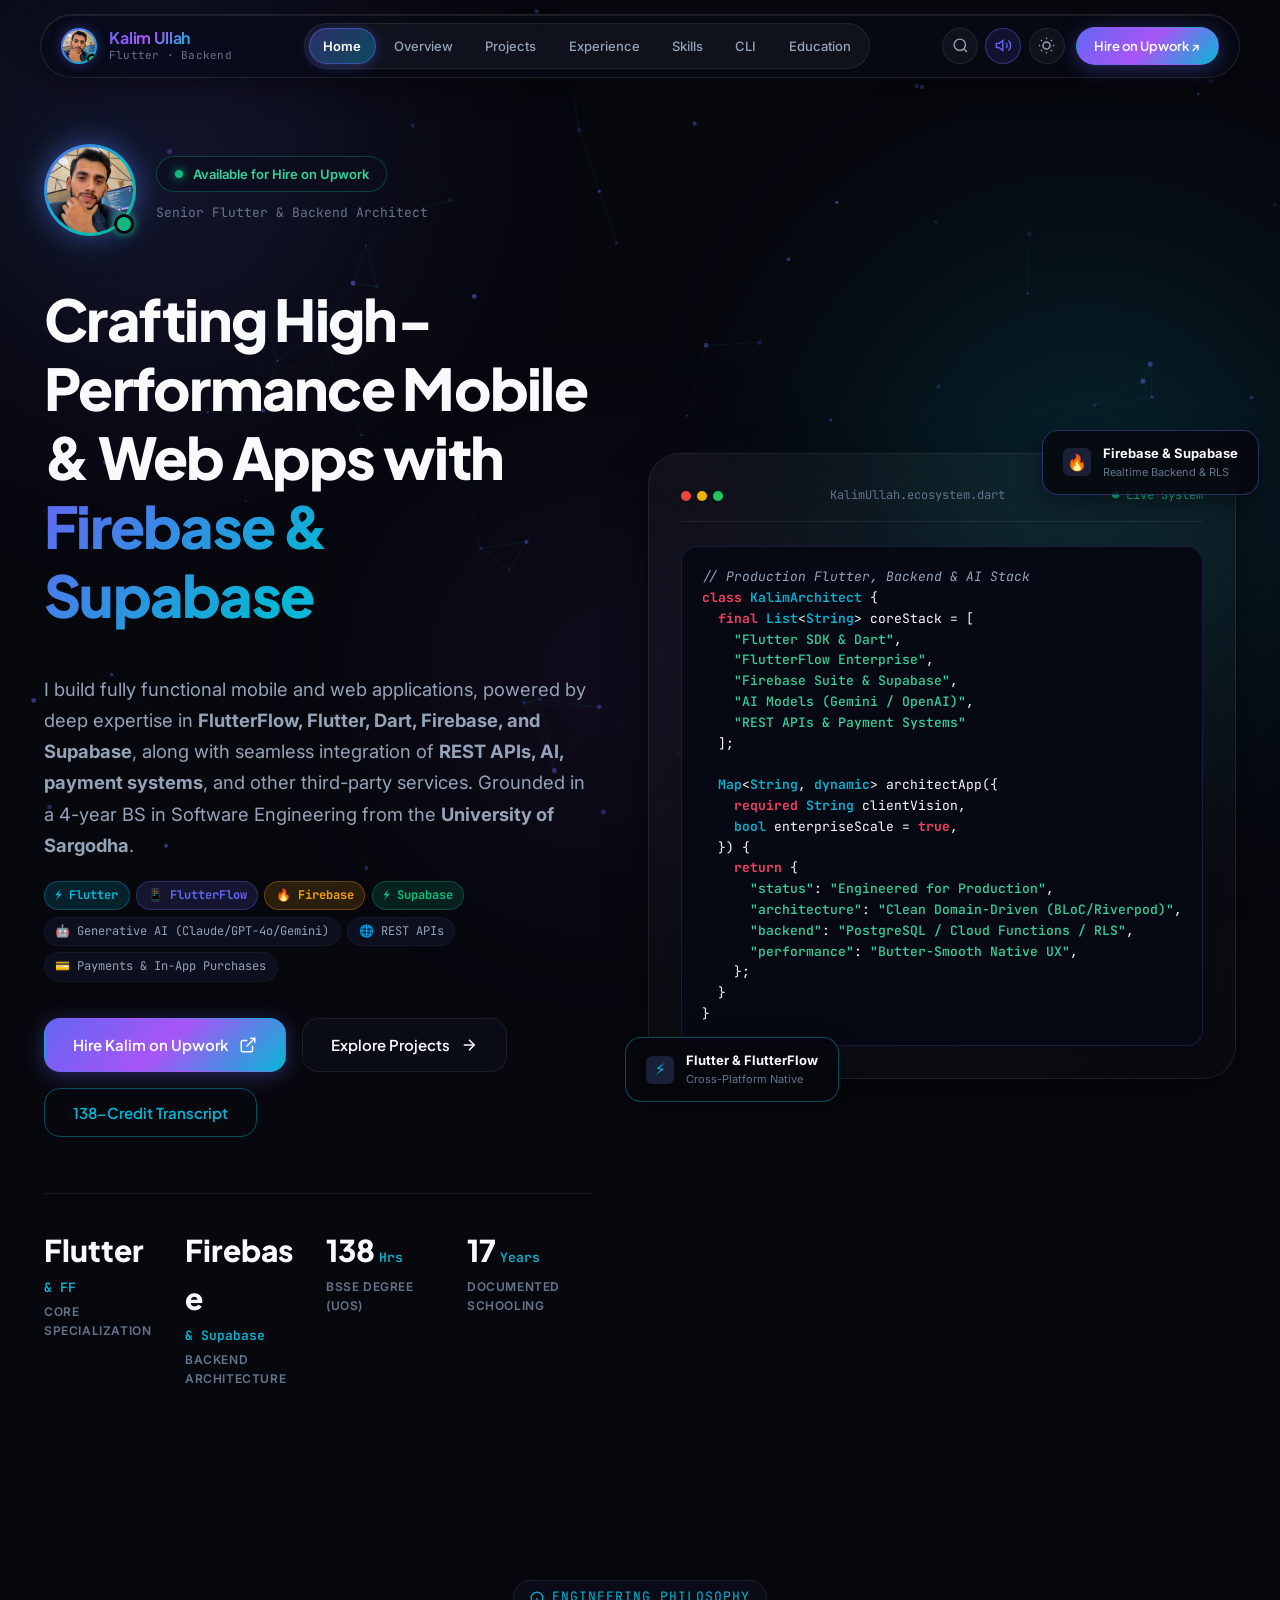
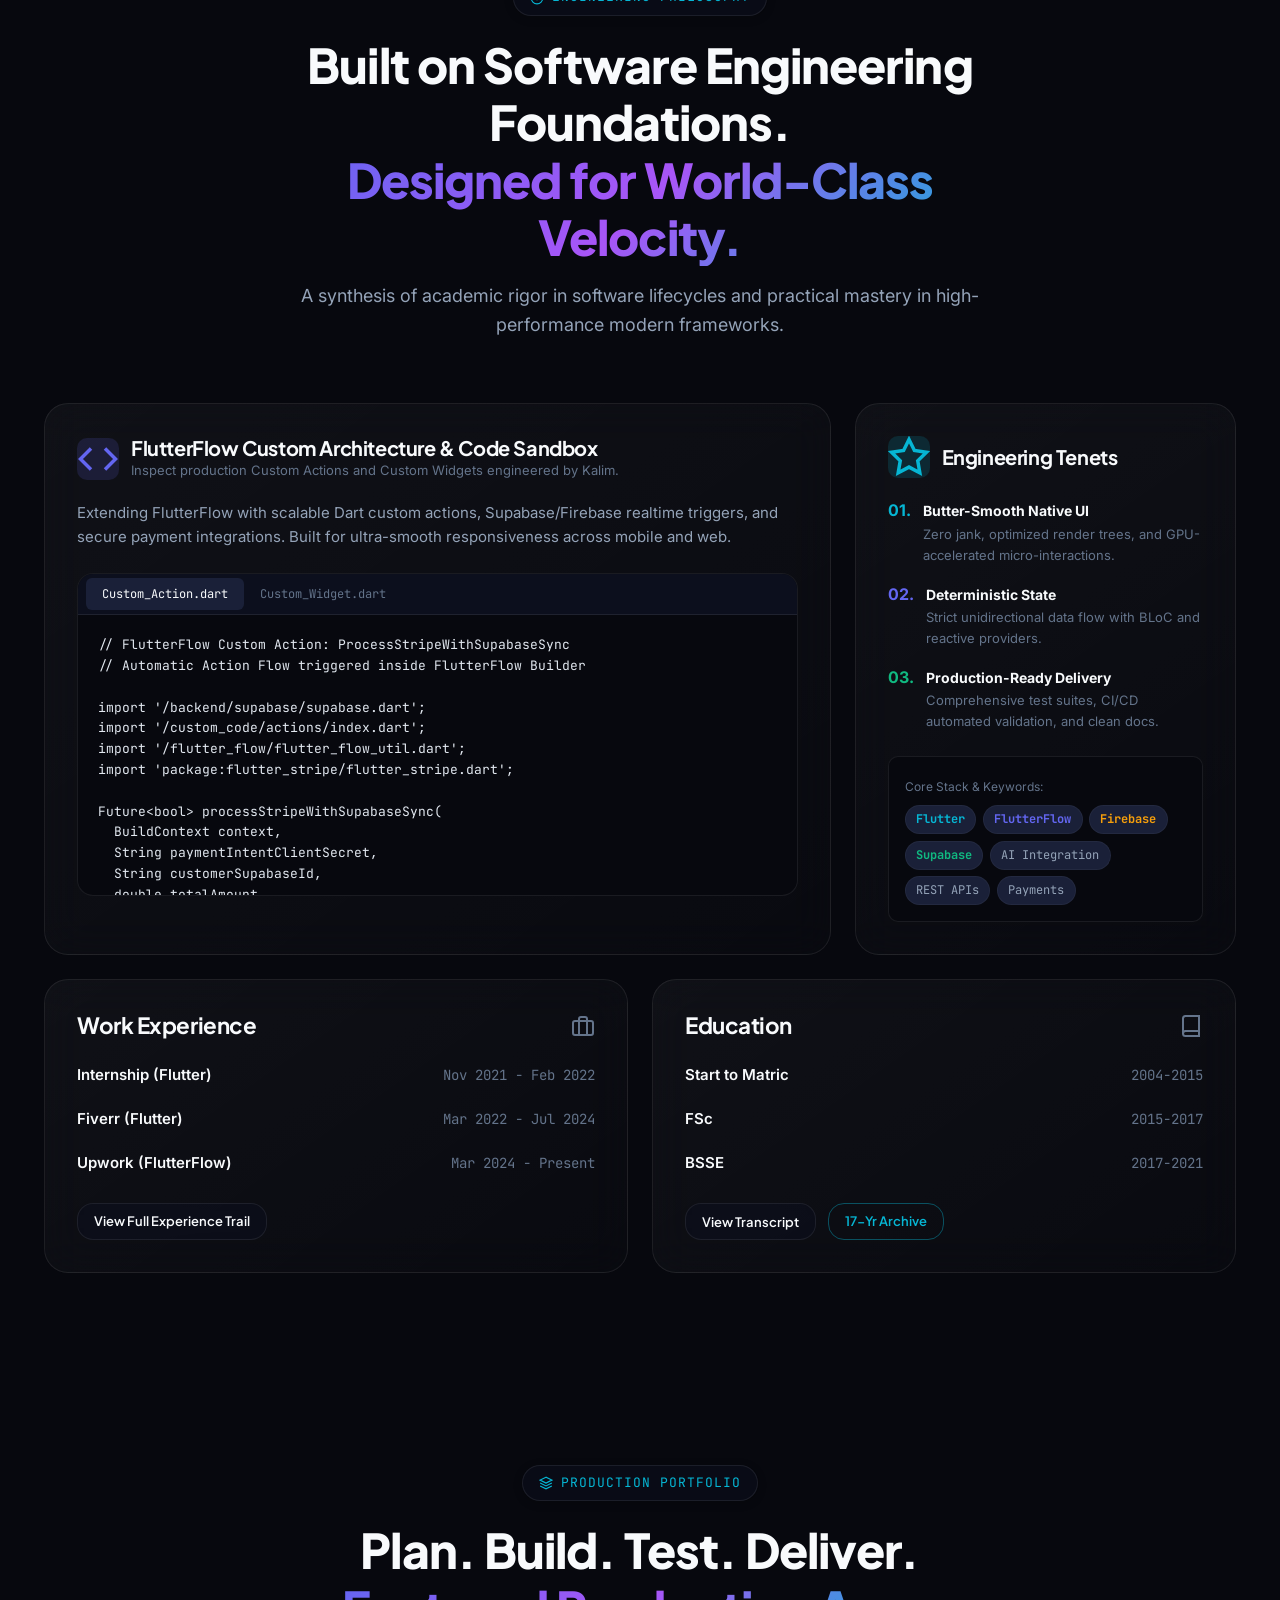
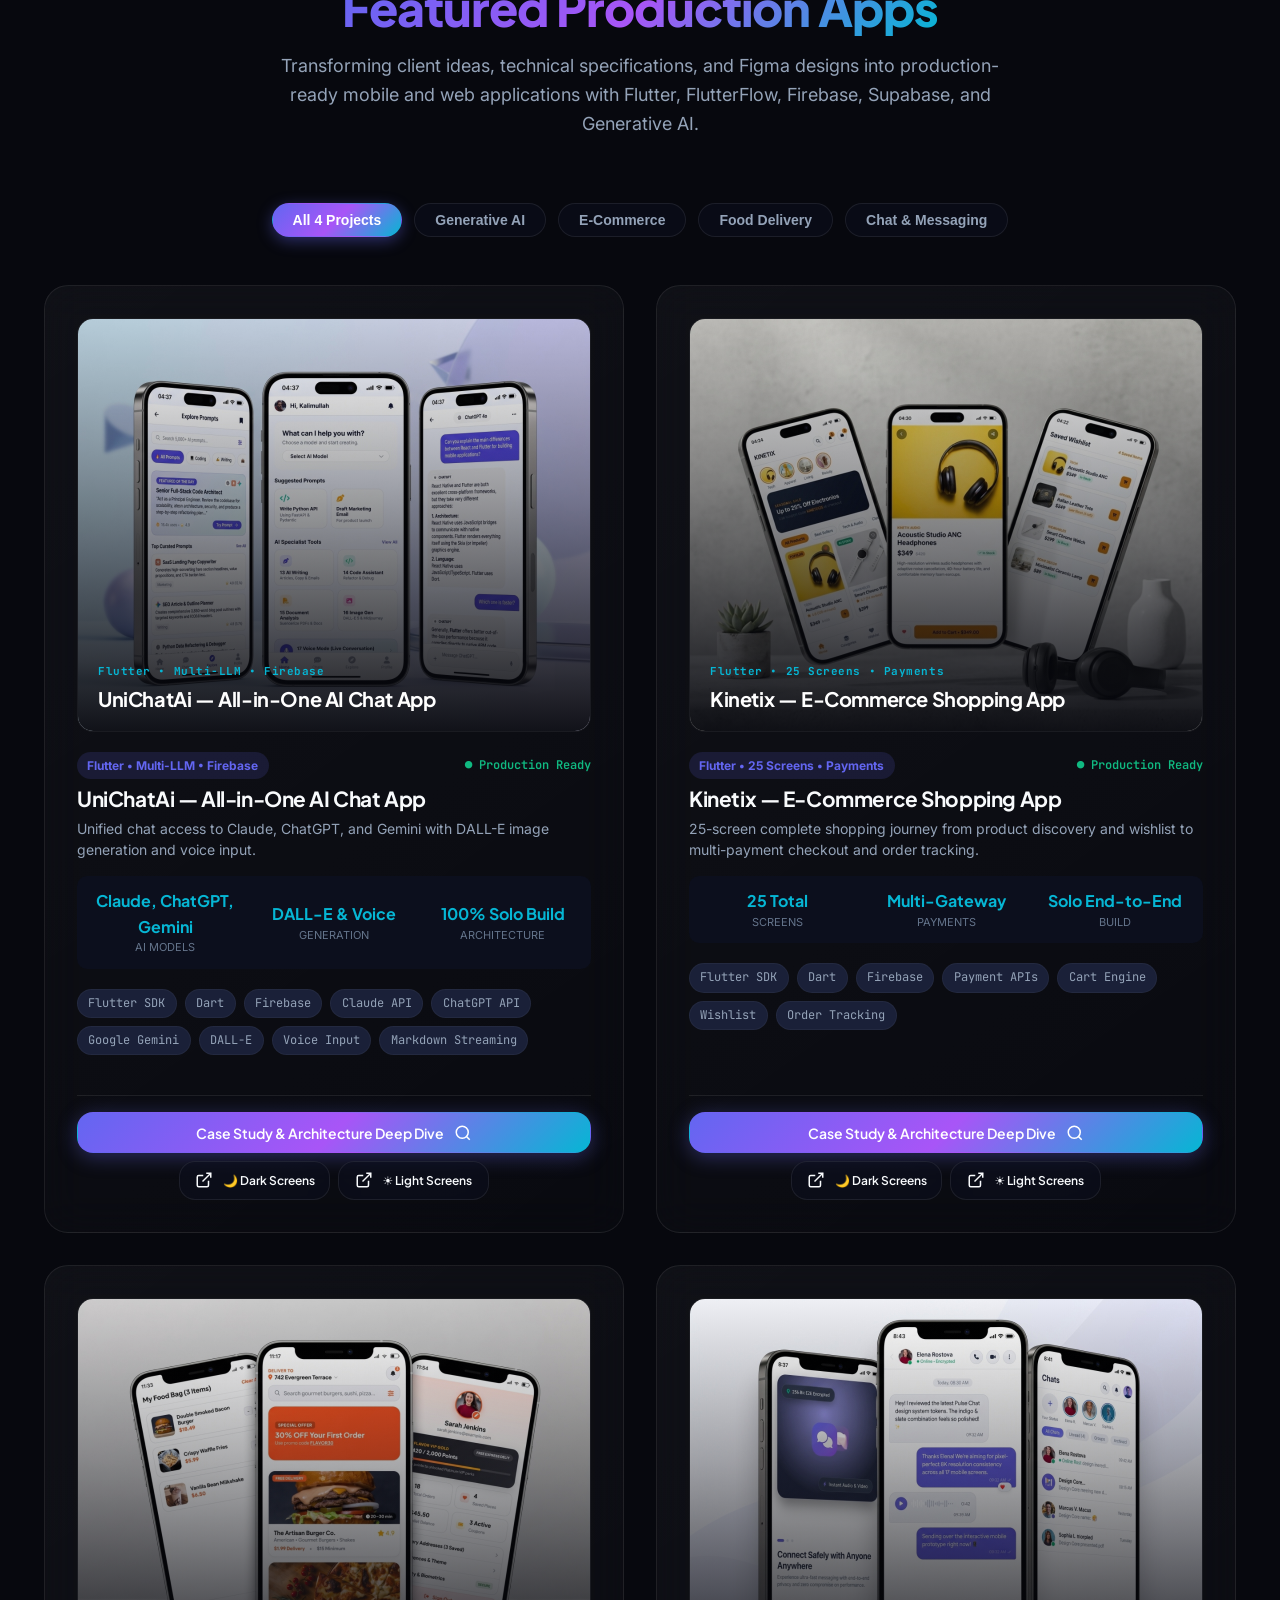
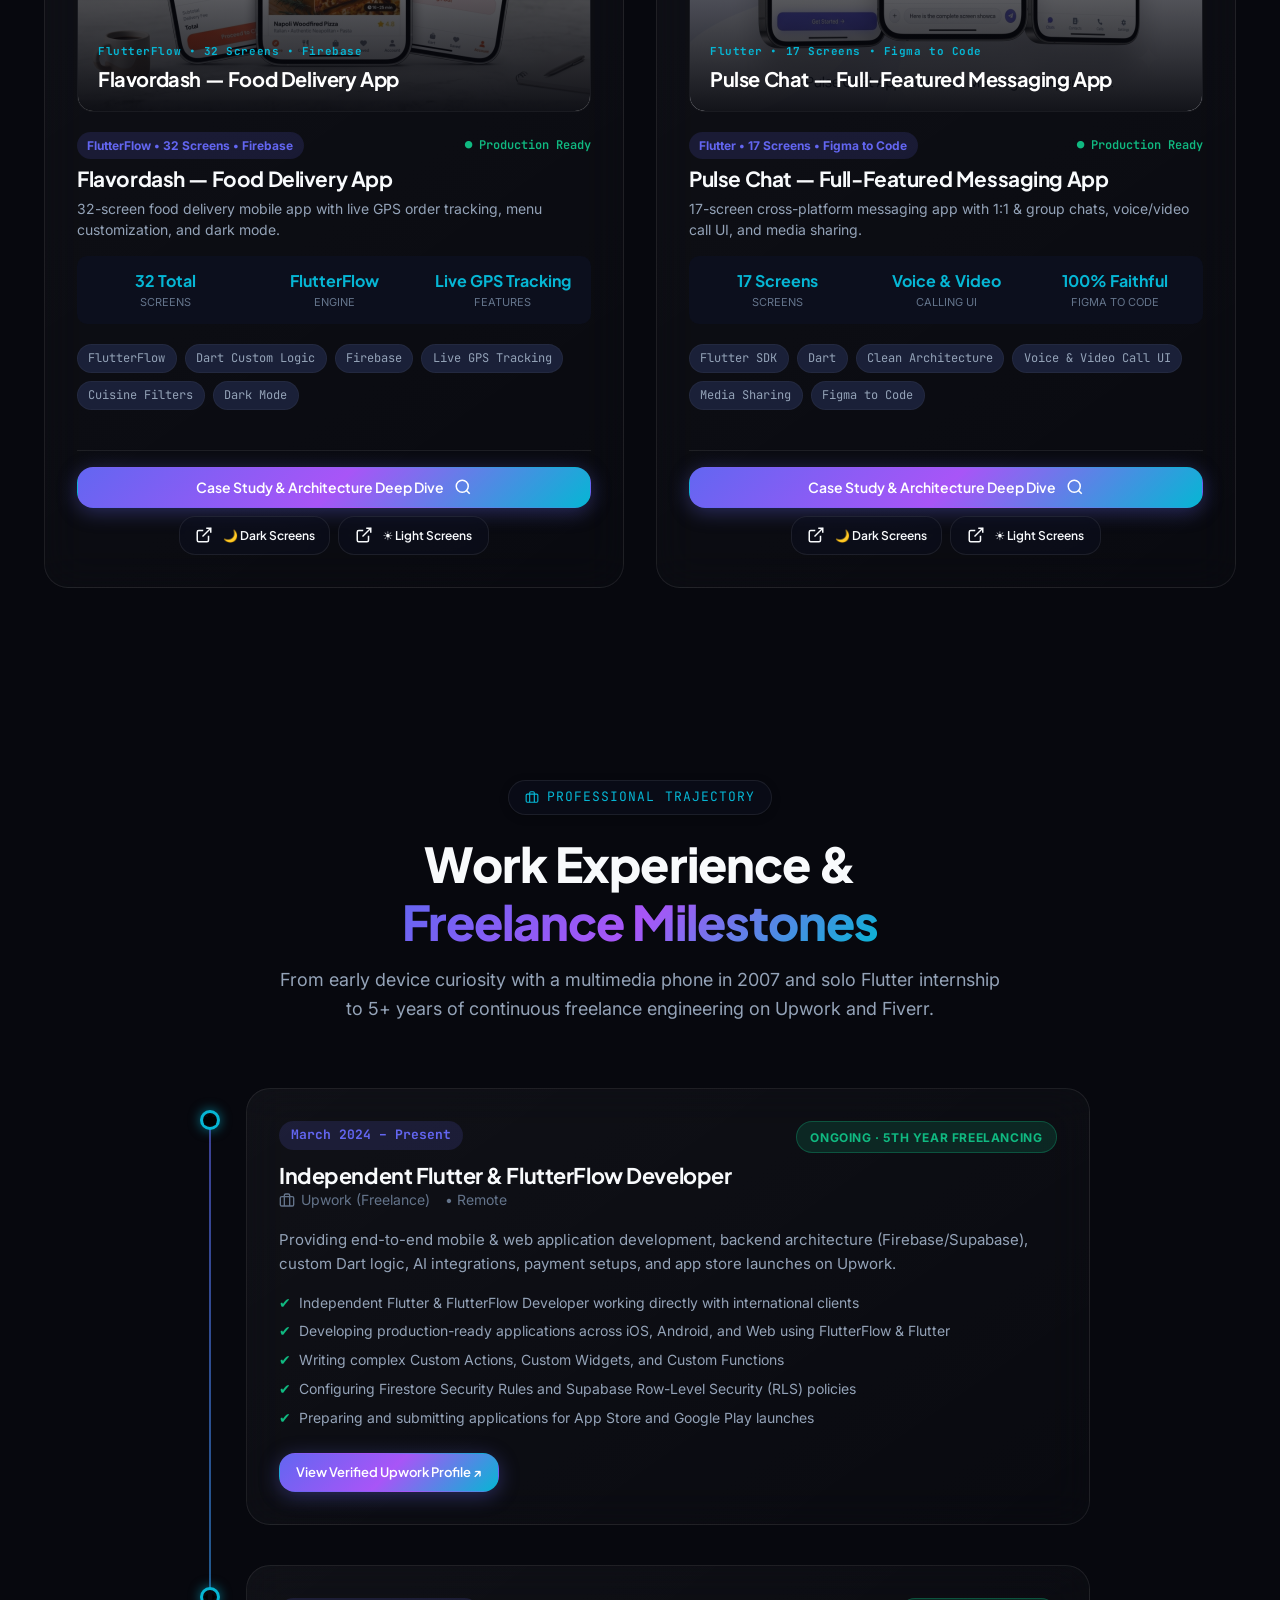
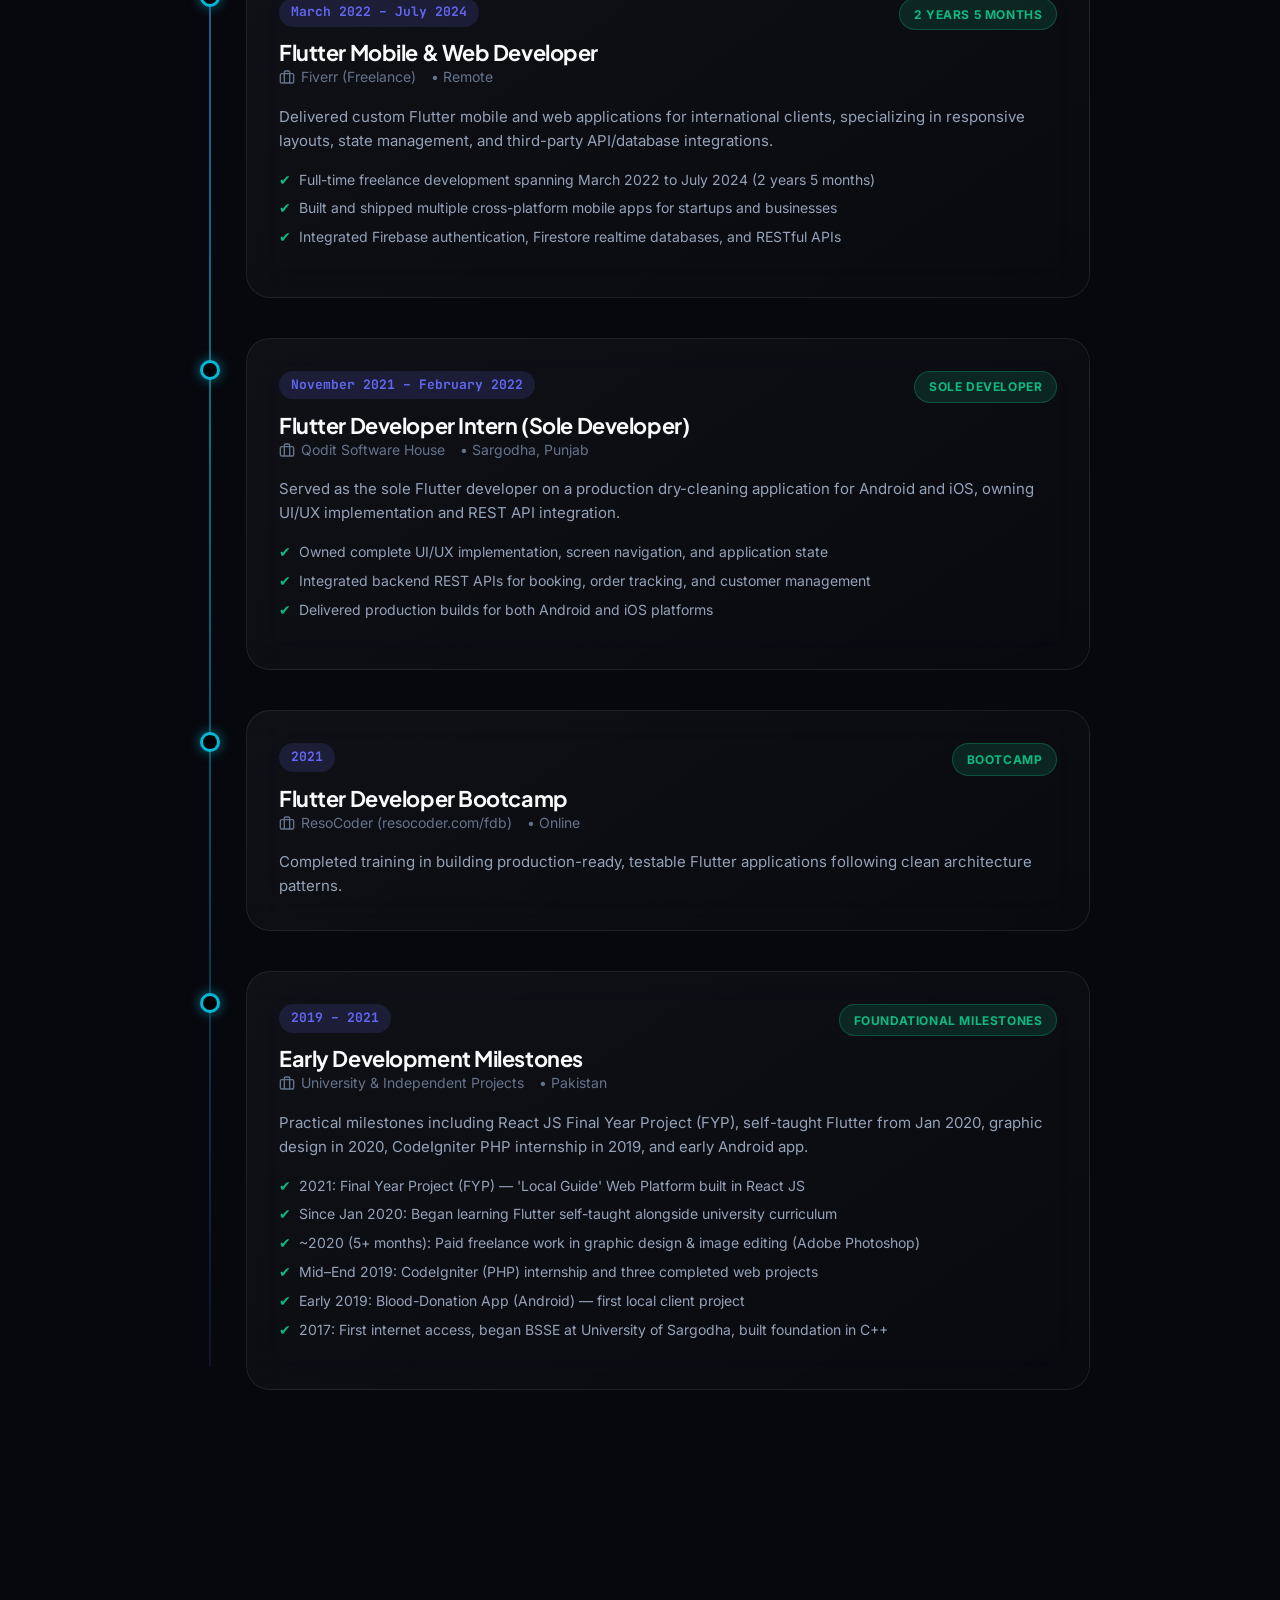
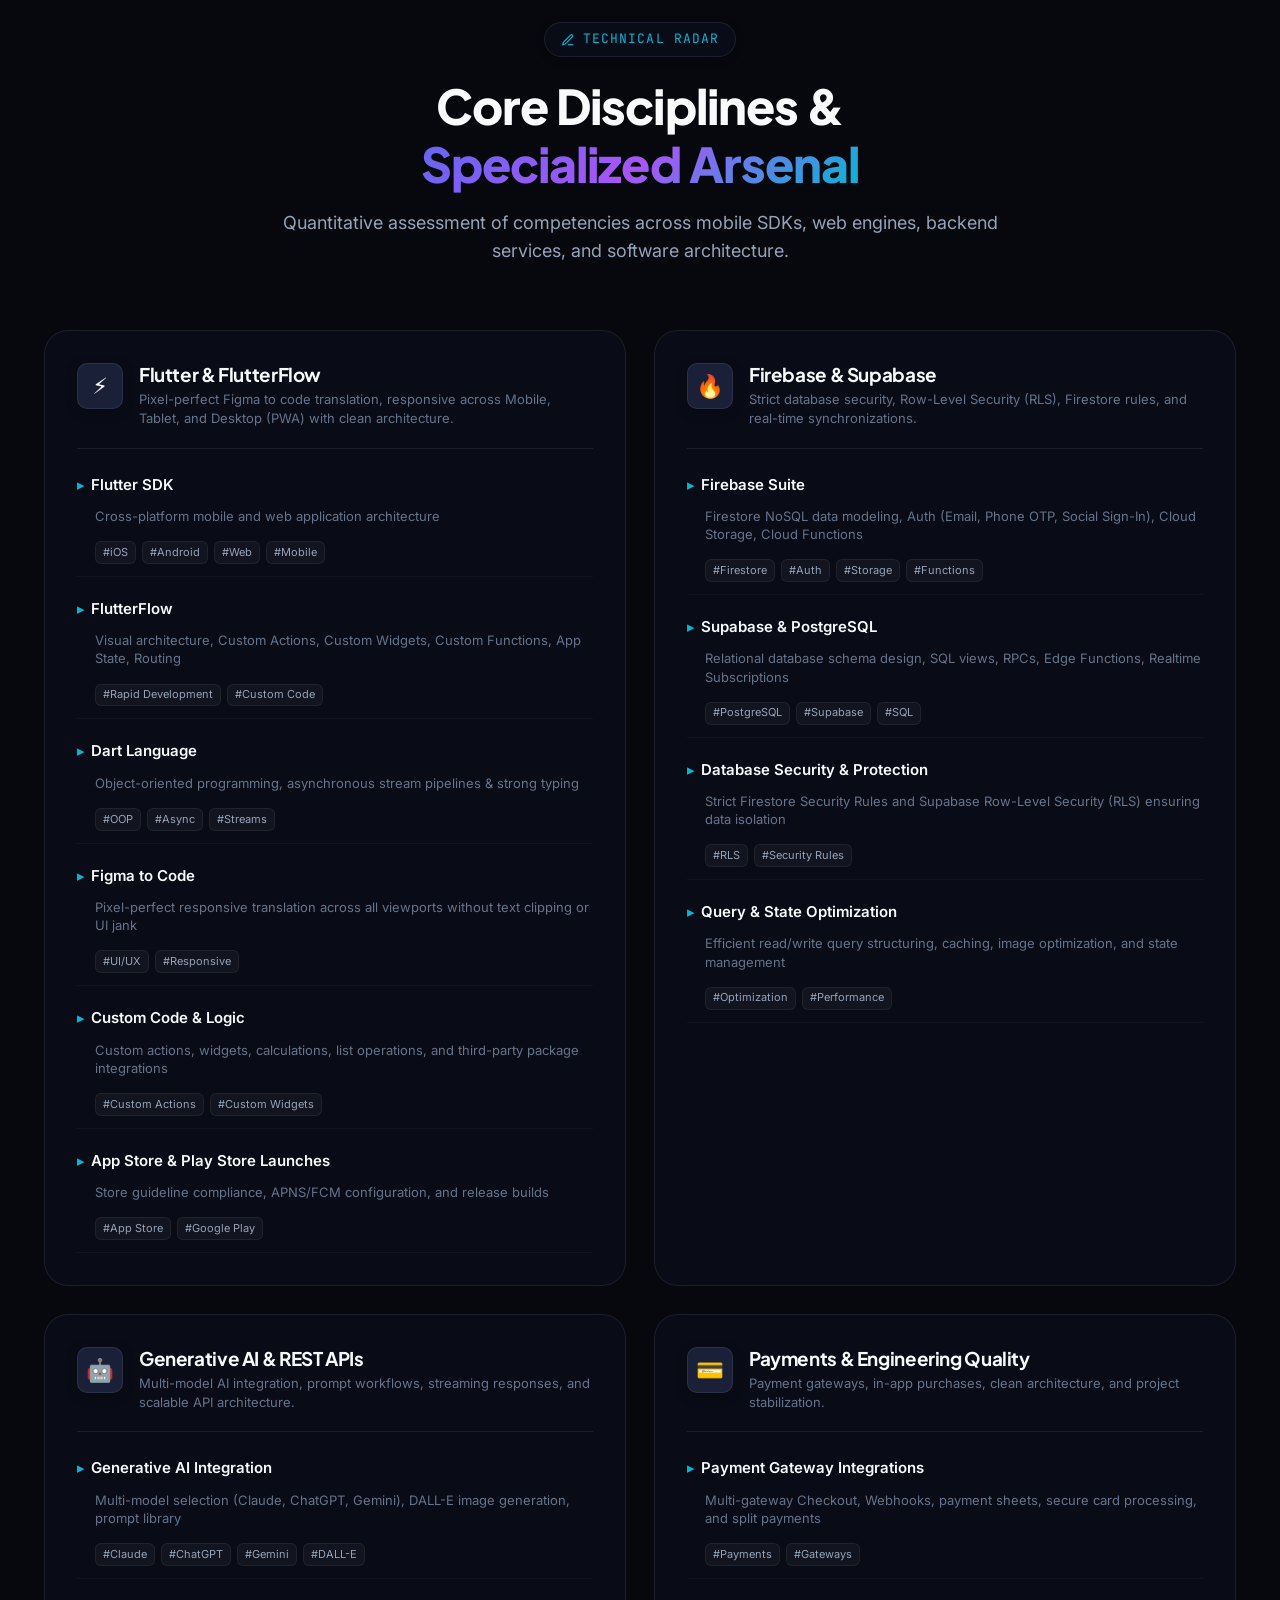
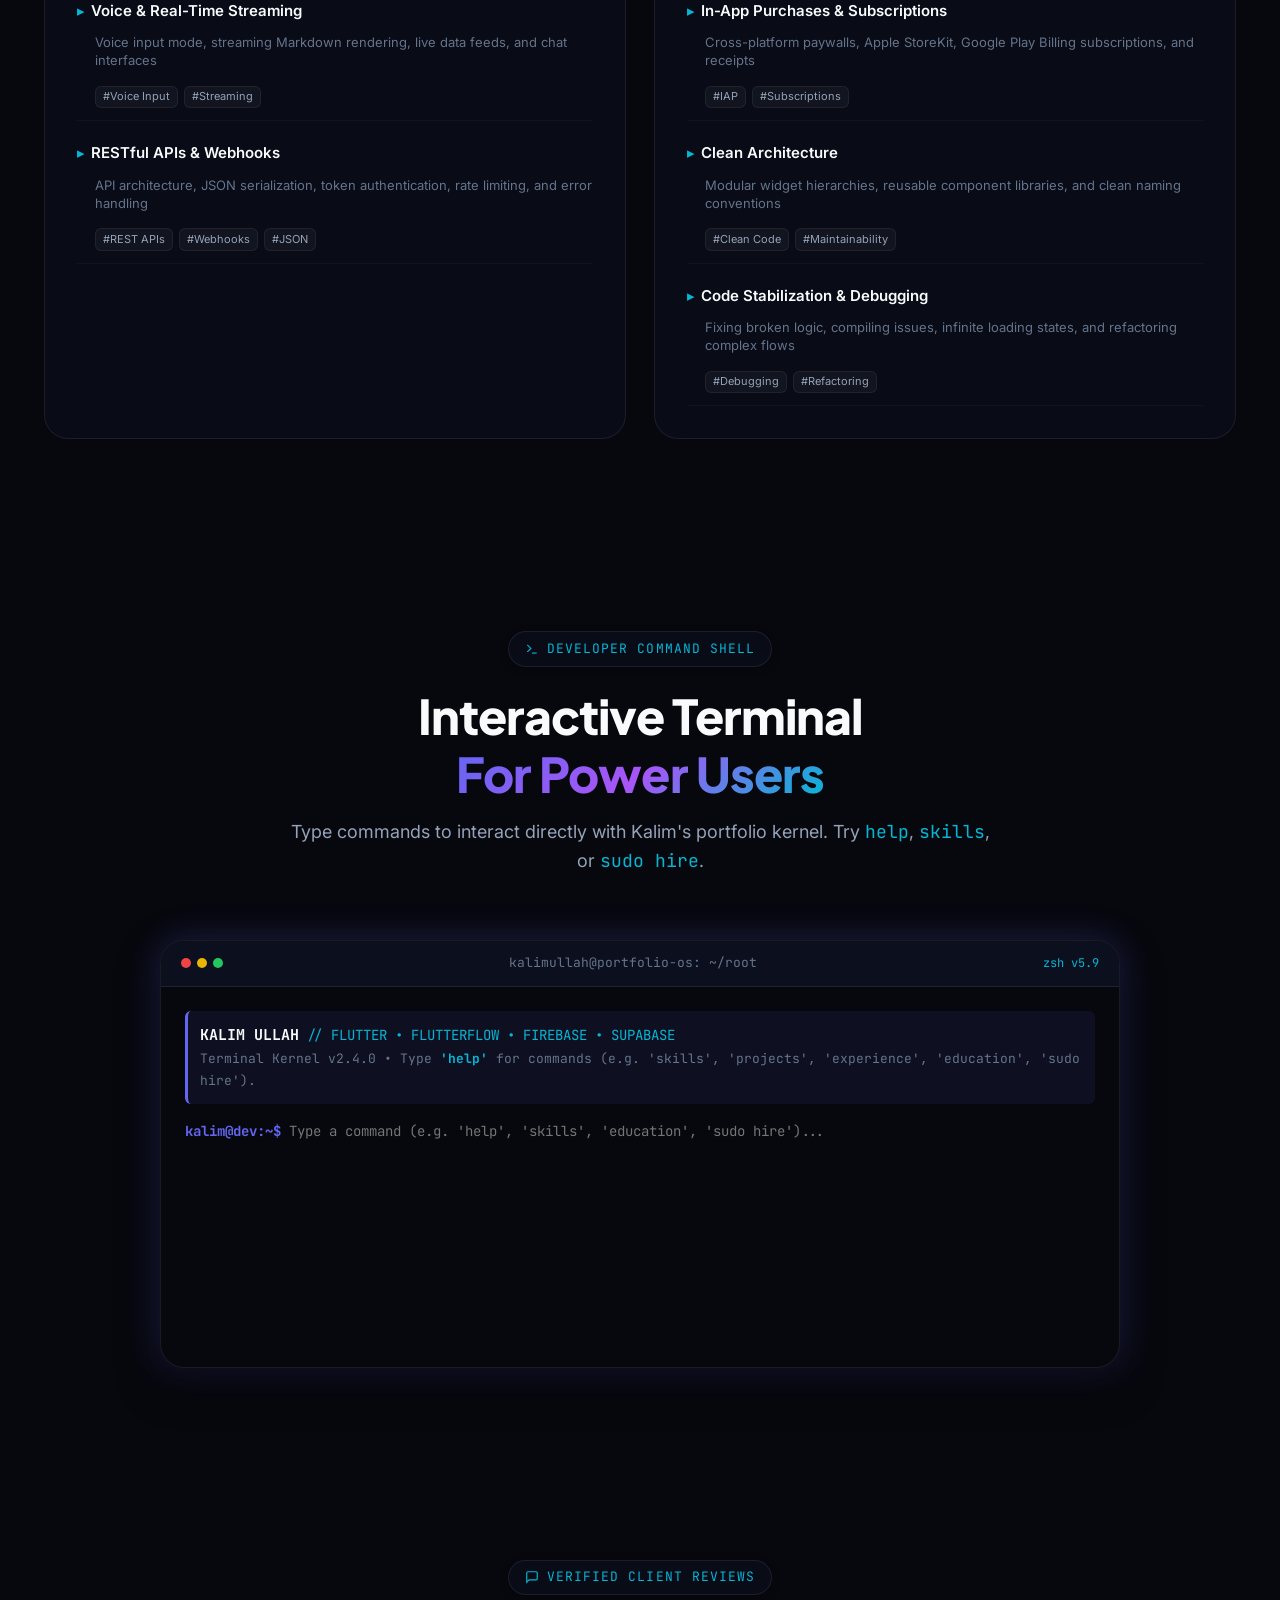
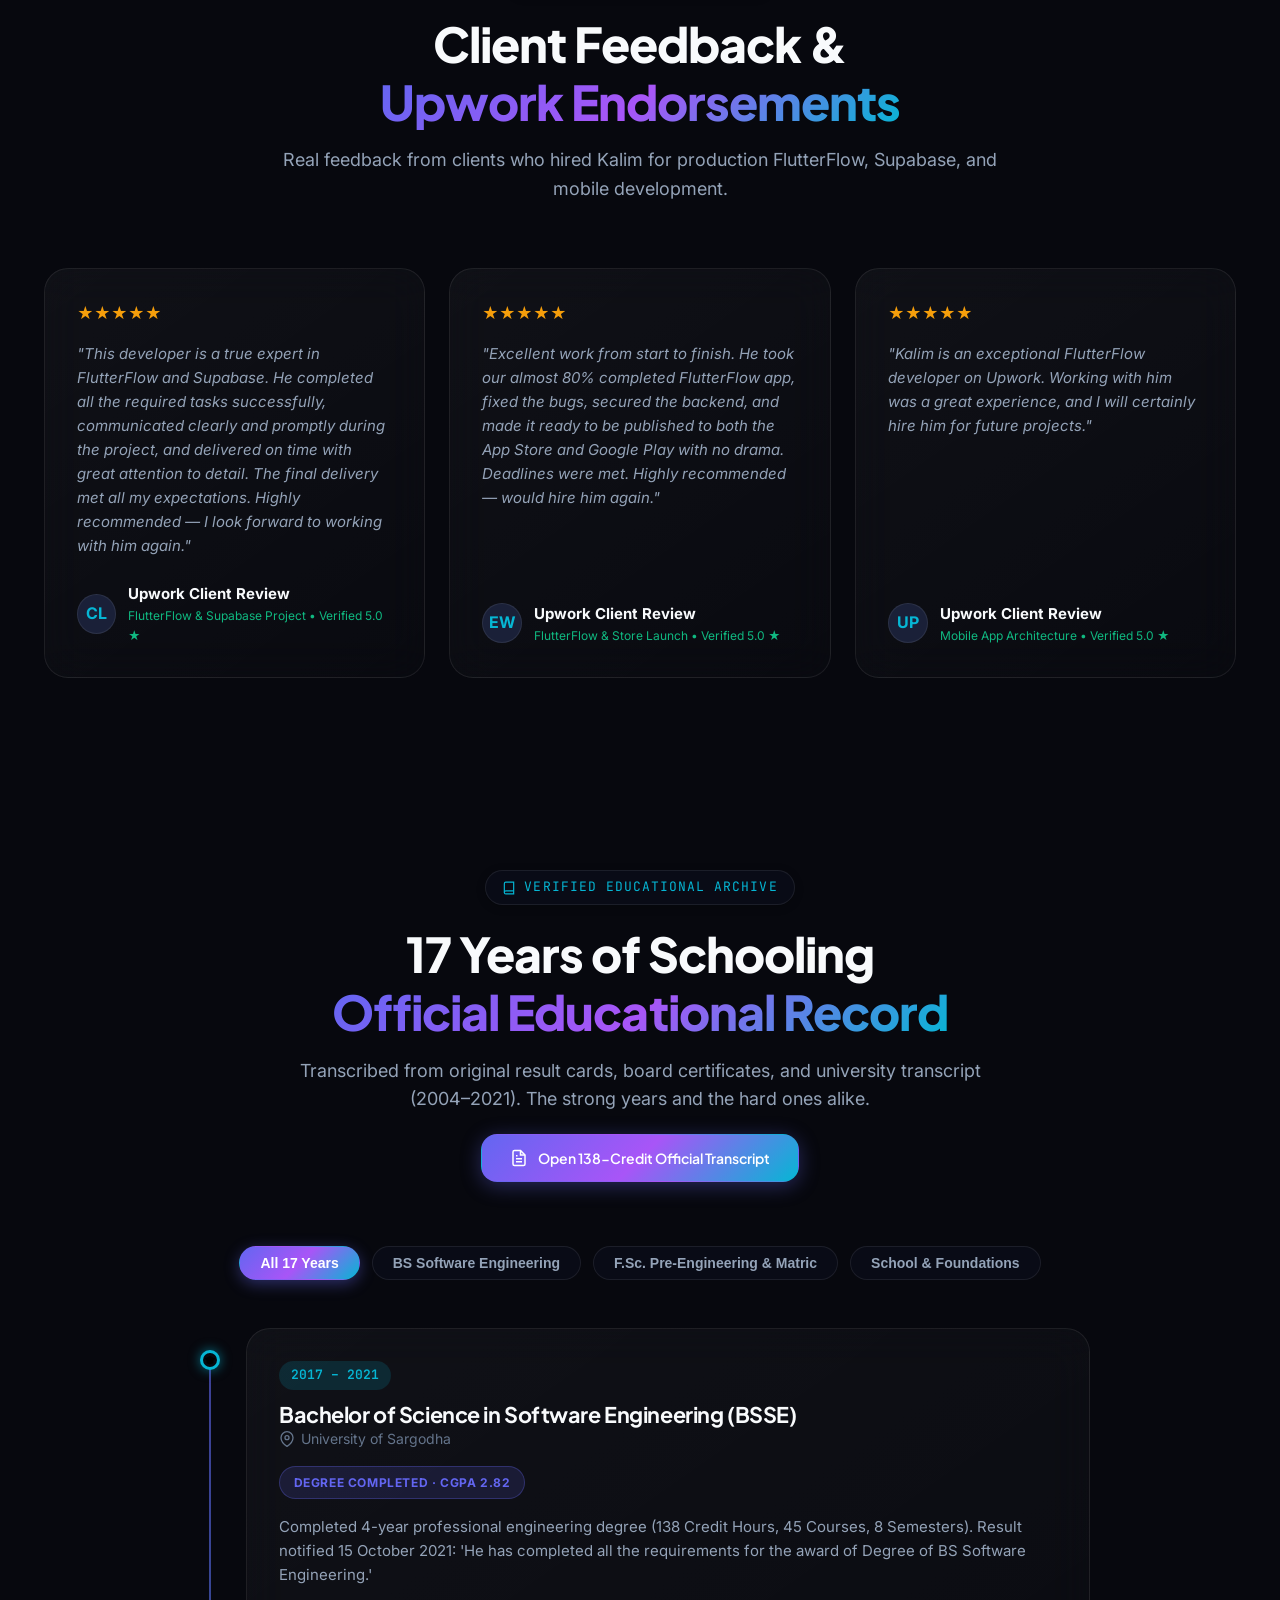
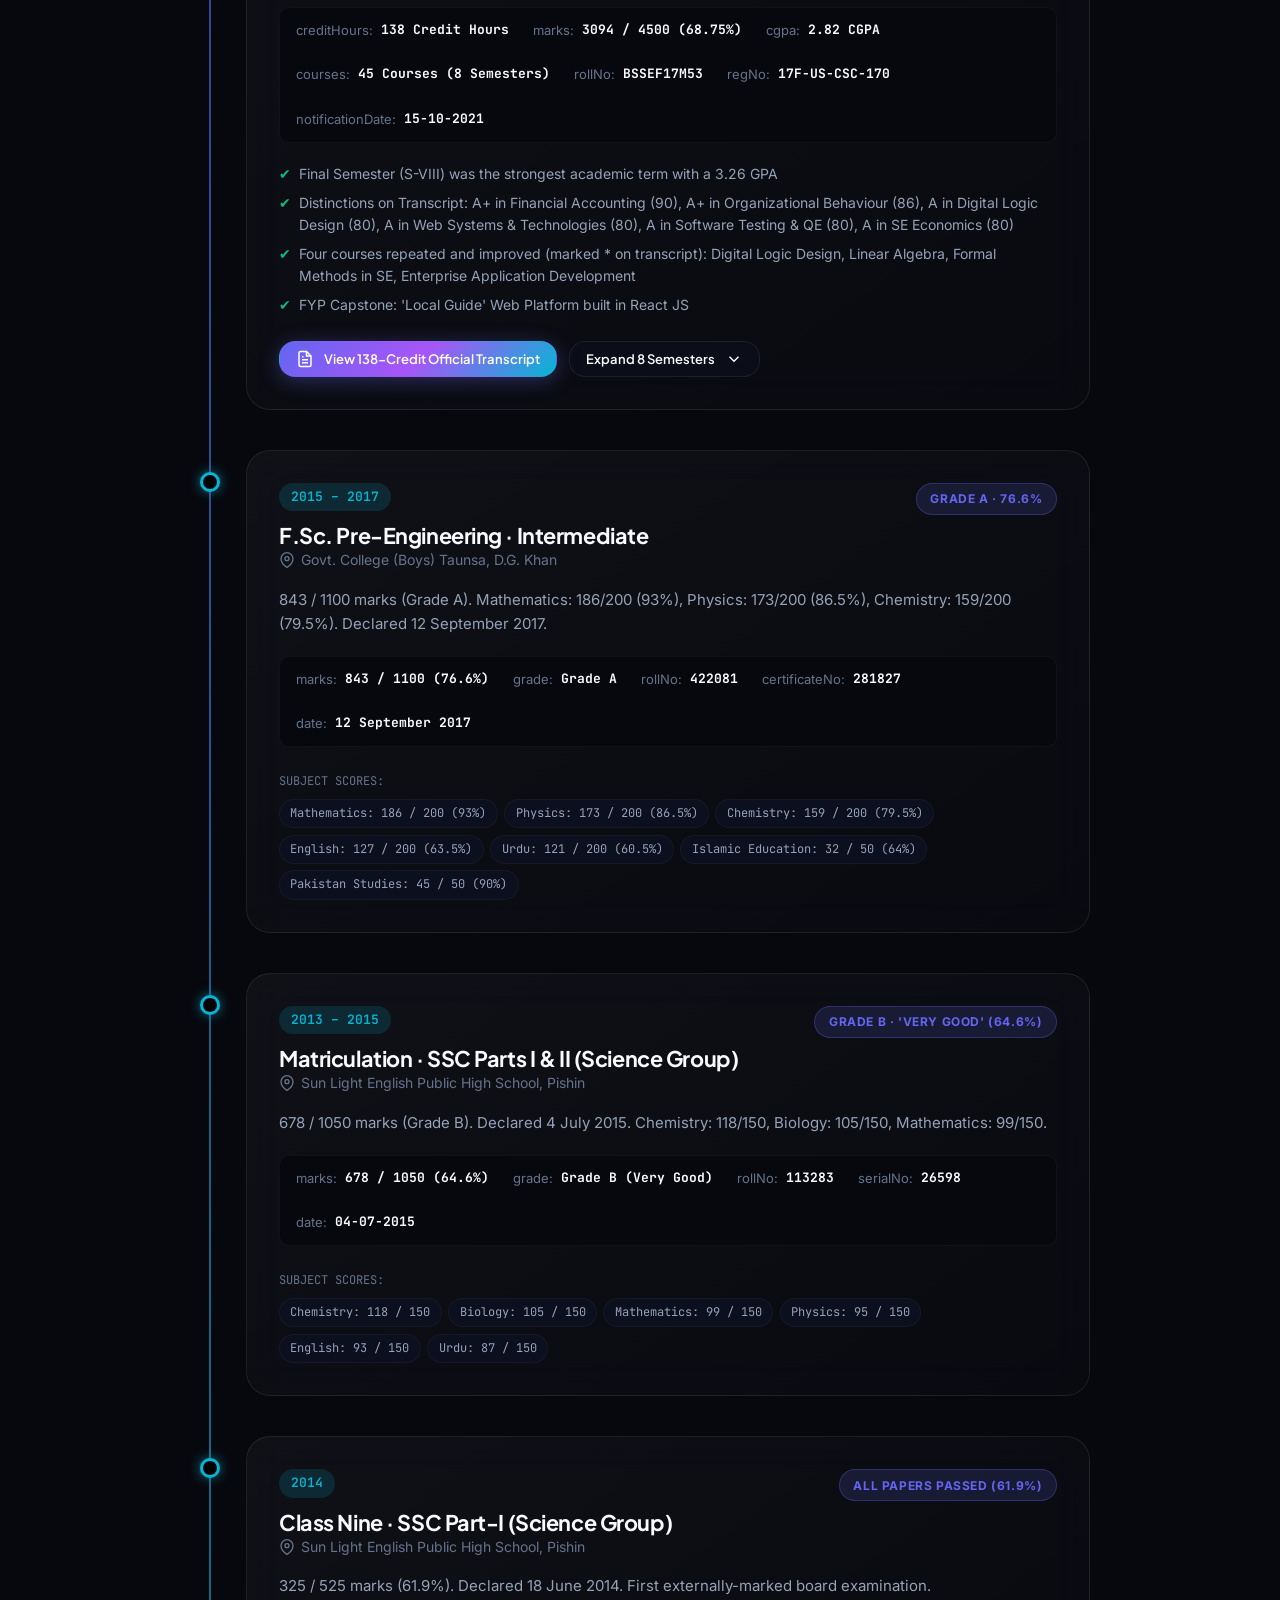
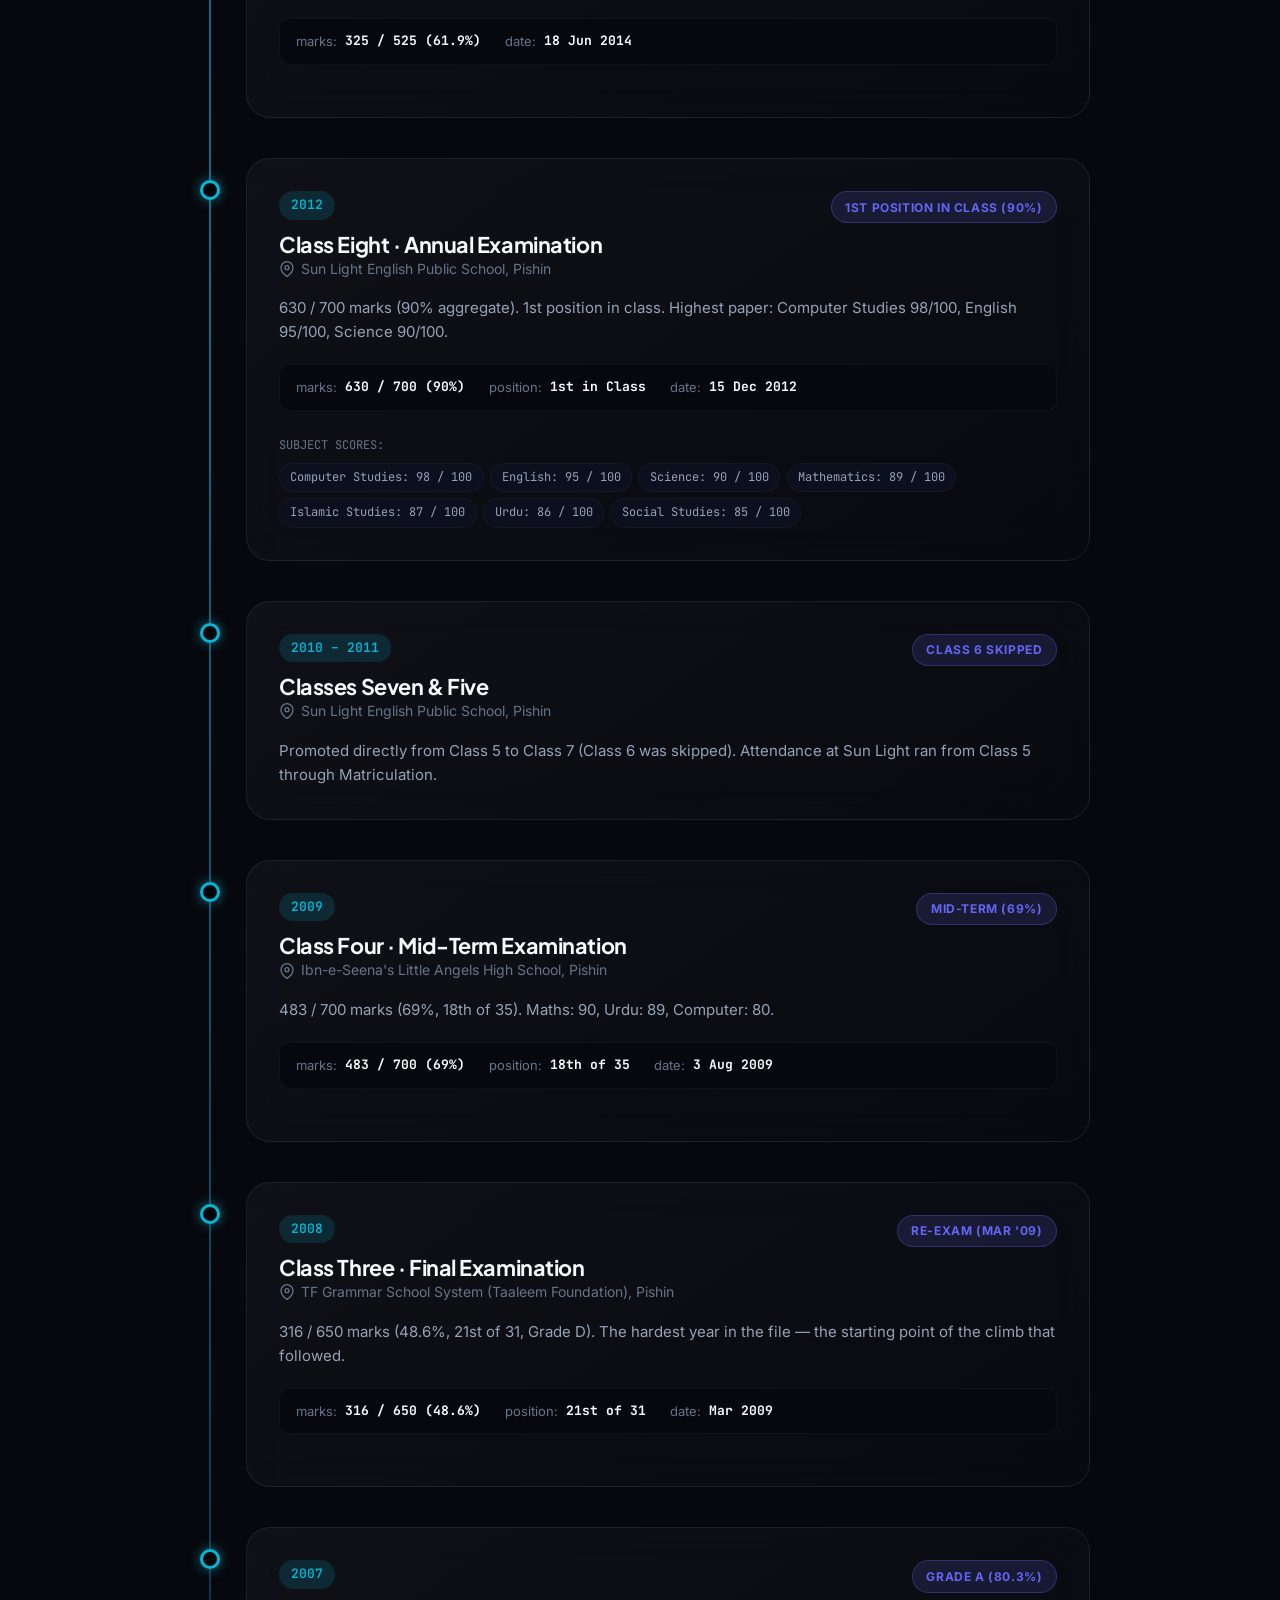
<file: index.html>
<!DOCTYPE html>
<html lang="en" data-theme="obsidian">
<head>
  <meta charset="UTF-8">
  <meta name="viewport" content="width=device-width, initial-scale=1.0">
  <meta http-equiv="X-UA-Compatible" content="IE=edge">

  <title>Kalim Ullah | Software Engineer & Flutter Specialist</title>
  <meta name="description" content="Portfolio of Kalim Ullah — BS Software Engineering (University of Sargodha). Specializing in Flutter, FlutterFlow, Dart, and High-Performance Web Architectures.">
  <meta name="keywords" content="Kalim Ullah, Kaleemullah, Software Engineer, Flutter Developer, FlutterFlow, Dart, Full-Stack Developer, Pakistan, University of Sargodha, BSSE">
  <meta name="author" content="Kalim Ullah">

  <!-- Favicon / Portfolio Brand Identity -->
  <link rel="icon" type="image/jpeg" href="assets/images/kalim-avatar.jpg">
  <link rel="icon" type="image/svg+xml" href="favicon.svg">
  <link rel="apple-touch-icon" href="assets/images/kalim-avatar.jpg">

  <!-- Open Graph / Facebook -->
  <meta property="og:type" content="website">
  <meta property="og:title" content="Kalim Ullah | Software Engineer & Flutter Specialist">
  <meta property="og:description" content="Architecting High-Performance Mobile & Web Experiences with Modern Flutter, Dart & Full-Stack Solutions.">
  <meta property="og:image" content="assets/images/project-omniflow.svg">

  <!-- Twitter Card -->
  <meta name="twitter:card" content="summary_large_image">
  <meta name="twitter:title" content="Kalim Ullah | Software Engineer & Flutter Specialist">
  <meta name="twitter:description" content="BS Software Engineering, University of Sargodha. Specializing in Flutter, FlutterFlow, and Clean Architecture.">

  <!-- Structured Data JSON-LD -->
  <script type="application/ld+json">
  {
    "@context": "https://schema.org",
    "@type": "Person",
    "name": "Kalim Ullah",
    "alternateName": "Kaleemullah",
    "jobTitle": "Software Engineer & Flutter Specialist",
    "alumniOf": {
      "@type": "CollegeOrUniversity",
      "name": "University of Sargodha"
    },
    "knowsAbout": ["Flutter", "Dart", "FlutterFlow", "Web Development", "Software Architecture", "Mobile App Development", "Firebase"]
  }
  </script>

  <!-- Stylesheets -->
  <link rel="stylesheet" href="css/variables.css">
  <link rel="stylesheet" href="css/main.css">
  <link rel="stylesheet" href="css/components.css">
  <link rel="stylesheet" href="css/responsive.css">
</head>
<body>

  <!-- Background Interactive Canvas Layer -->
  <canvas id="bg-canvas"></canvas>

  <!-- Ambient Glow Elements -->
  <div class="ambient-glow ambient-glow-1"></div>
  <div class="ambient-glow ambient-glow-2"></div>
  <div class="ambient-glow ambient-glow-3"></div>

    <!-- ==========================================================================
       1. Unified High-Performance Glass Header & Navigation
       ========================================================================== -->
  <header class="site-header" id="site-header">
    <div class="nav-progress-track">
      <div class="nav-scroll-progress" id="nav-scroll-progress"></div>
    </div>
    <div class="nav-container">
      
      <!-- Brand Logo -->
      <a href="#hero" class="brand-badge" title="Kalim Ullah - Senior Flutter & Backend Architect">
        <div class="brand-avatar-box">
          <img src="assets/images/kalim-avatar.jpg" alt="Kalim Ullah" class="brand-avatar-img">
          <span class="brand-status-dot"></span>
        </div>
        <div class="brand-info">
          <span class="brand-name"><span class="gradient-text">Kalim Ullah</span></span>
          <span class="brand-sub">Flutter · Backend</span>
        </div>
      </a>

      <!-- Center Desktop Navigation -->
      <nav class="desktop-nav" aria-label="Main Navigation">
        <ul class="nav-links">
          <li><a href="#hero" class="nav-link active">Home</a></li>
          <li><a href="#about" class="nav-link">Overview</a></li>
          <li><a href="#projects" class="nav-link">Projects</a></li>
          <li><a href="#experience" class="nav-link">Experience</a></li>
          <li><a href="#skills" class="nav-link">Skills</a></li>
          <li><a href="#terminal" class="nav-link">CLI</a></li>
          <li><a href="#education" class="nav-link">Education</a></li>
        </ul>
      </nav>

      <!-- Right Action Tools & Hire CTA -->
      <div class="header-actions">
        <!-- Cmd+K Quick Search -->
        <button class="action-btn" id="cmd-palette-trigger" title="Command Palette (Cmd+K / Ctrl+K)" aria-label="Open Command Palette">
          <svg viewBox="0 0 24 24" fill="none" stroke="currentColor" stroke-width="2"><circle cx="11" cy="11" r="8"></circle><line x1="21" y1="21" x2="16.65" y2="16.65"></line></svg>
        </button>

        <!-- Audio Haptics Toggle -->
        <button class="action-btn" id="audio-toggle-btn" title="Toggle Tactile Audio" aria-label="Toggle Sound Effects">
          <svg viewBox="0 0 24 24" fill="none" stroke="currentColor" stroke-width="2"><polygon points="11 5 6 9 2 9 2 15 6 15 11 19 11 5"></polygon><path d="M19.07 4.93a10 10 0 0 1 0 14.14M15.54 8.46a5 5 0 0 1 0 7.07"></path></svg>
        </button>

        <!-- Theme Switcher Menu -->
        <div class="theme-menu-wrapper" style="position:relative;">
          <button class="action-btn" id="theme-menu-btn" title="Change Color Palette" aria-label="Select Theme">
            <svg viewBox="0 0 24 24" fill="none" stroke="currentColor" stroke-width="2"><circle cx="12" cy="12" r="5"></circle><line x1="12" y1="1" x2="12" y2="3"></line><line x1="12" y1="21" x2="12" y2="23"></line><line x1="4.22" y1="4.22" x2="5.64" y2="5.64"></line><line x1="18.36" y1="18.36" x2="19.78" y2="19.78"></line><line x1="1" y1="12" x2="3" y2="12"></line><line x1="21" y1="12" x2="23" y2="12"></line><line x1="4.22" y1="19.78" x2="5.64" y2="18.36"></line><line x1="18.36" y1="5.64" x2="19.78" y2="4.22"></line></svg>
          </button>
          <div class="theme-dropdown" id="theme-dropdown">
            <button class="theme-opt-btn active" data-theme="obsidian">
              <span class="theme-color-dot" style="background:#6366f1;"></span>
              Obsidian Indigo (Default)
            </button>
            <button class="theme-opt-btn" data-theme="cyberpunk">
              <span class="theme-color-dot" style="background:#f43f5e;"></span>
              Cyberpunk Neon
            </button>
            <button class="theme-opt-btn" data-theme="aurora">
              <span class="theme-color-dot" style="background:#10b981;"></span>
              Aurora Emerald
            </button>
            <button class="theme-opt-btn" data-theme="slate">
              <span class="theme-color-dot" style="background:#3b82f6;"></span>
              Royal Slate
            </button>
          </div>
        </div>

        <!-- Prominent Upwork Hire CTA -->
        <a href="https://www.upwork.com/freelancers/kalimullahdev" target="_blank" class="btn btn-primary nav-hire-btn">
          <span>Hire on Upwork ↗</span>
        </a>

        <!-- Mobile Hamburger Toggle Button with 3 lines -->
        <button class="mobile-menu-btn" id="mobile-menu-btn" aria-label="Toggle Mobile Menu" aria-expanded="false">
          <span class="hamburger-line line-1"></span>
          <span class="hamburger-line line-2"></span>
          <span class="hamburger-line line-3"></span>
        </button>
      </div>

    </div>

    <!-- Mobile Slide-Down Menu Drawer -->
    <div class="mobile-menu-drawer" id="mobile-menu-drawer">
      <ul class="mobile-nav-links">
        <li><a href="#hero" class="mobile-nav-link active">Home</a></li>
        <li><a href="#about" class="mobile-nav-link">Overview & Tenets</a></li>
        <li><a href="#projects" class="mobile-nav-link">Production Projects</a></li>
        <li><a href="#experience" class="mobile-nav-link">Work Experience</a></li>
        <li><a href="#skills" class="mobile-nav-link">Skills & Stack</a></li>
        <li><a href="#terminal" class="mobile-nav-link">CLI Terminal</a></li>
        <li><a href="#education" class="mobile-nav-link">Education Record</a></li>
      </ul>
      <div style="margin-top:1rem;padding-top:1rem;border-top:1px solid rgba(255,255,255,0.08);display:flex;flex-direction:column;gap:0.75rem;">
        <a href="https://www.upwork.com/freelancers/kalimullahdev" target="_blank" class="btn btn-primary" style="width:100%;justify-content:center;">
          <span>Hire Kalim on Upwork ↗</span>
        </a>
      </div>
    </div>
  </header>

  <!-- ==========================================================================
       2. Hero Masterpiece Section
       ========================================================================== -->
  <section id="hero" class="hero-section">
    <div class="container">
      <div class="hero-grid">
        
        <!-- Left Hero Content -->
        <div class="hero-content">
          
          <!-- Hero DP & Status Row -->
          <div class="hero-profile-row">
            <div class="hero-avatar-frame">
              <img src="assets/images/kalim-avatar.jpg" alt="Kalim Ullah - Senior Flutter, FlutterFlow & Backend Architect" class="hero-avatar-img">
              <span class="hero-avatar-status" title="Online & Available on Upwork"></span>
            </div>
            <div>
              <div class="hero-status-pill">
                <span class="pulse-dot"></span>
                <span>Available for Hire on Upwork</span>
              </div>
              <div style="font-size:0.8125rem;color:var(--text-muted);font-family:var(--font-mono);margin-top:0.35rem;">
                Senior Flutter & Backend Architect
              </div>
            </div>
          </div>

          <h1 class="hero-headline">
            Crafting High-Performance Mobile & Web Apps with <br>
            <span id="role-rotator" class="role-rotator gradient-text">Flutter & FlutterFlow</span>
          </h1>

          <p class="hero-bio">
            I build fully functional mobile and web applications, powered by deep expertise in <strong>FlutterFlow, Flutter, Dart, Firebase, and Supabase</strong>, along with seamless integration of <strong>REST APIs, AI, payment systems</strong>, and other third-party services. Grounded in a 4-year BS in Software Engineering from the <strong>University of Sargodha</strong>.
          </p>

          <!-- Core Stack Pill Badges -->
          <div class="hero-tech-pills">
            <span class="tech-tag" style="background:rgba(6,182,212,0.15);color:var(--accent-cyan);border:1px solid rgba(6,182,212,0.3);font-weight:700;">⚡ Flutter</span>
            <span class="tech-tag" style="background:rgba(99,102,241,0.15);color:var(--accent-primary);border:1px solid rgba(99,102,241,0.3);font-weight:700;">📱 FlutterFlow</span>
            <span class="tech-tag" style="background:rgba(245,158,11,0.15);color:var(--accent-amber);border:1px solid rgba(245,158,11,0.3);font-weight:700;">🔥 Firebase</span>
            <span class="tech-tag" style="background:rgba(16,185,129,0.15);color:var(--accent-emerald);border:1px solid rgba(16,185,129,0.3);font-weight:700;">⚡ Supabase</span>
            <span class="tech-tag" style="background:var(--bg-secondary);color:var(--text-secondary);">🤖 Generative AI (Claude/GPT-4o/Gemini)</span>
            <span class="tech-tag" style="background:var(--bg-secondary);color:var(--text-secondary);">🌐 REST APIs</span>
            <span class="tech-tag" style="background:var(--bg-secondary);color:var(--text-secondary);">💳 Payments & In-App Purchases</span>
          </div>

          <div class="hero-cta-group">
            <a href="https://www.upwork.com/freelancers/kalimullahdev" target="_blank" class="btn btn-primary">
              <span>Hire Kalim on Upwork</span>
              <svg viewBox="0 0 24 24" fill="none" stroke="currentColor" stroke-width="2"><path d="M18 13v6a2 2 0 0 1-2 2H5a2 2 0 0 1-2-2V8a2 2 0 0 1 2-2h6"></path><polyline points="15 3 21 3 21 9"></polyline><line x1="10" y1="14" x2="21" y2="3"></line></svg>
            </a>
            <a href="#projects" class="btn btn-secondary">
              <span>Explore Projects</span>
              <svg viewBox="0 0 24 24" fill="none" stroke="currentColor" stroke-width="2"><line x1="5" y1="12" x2="19" y2="12"></line><polyline points="12 5 19 12 12 19"></polyline></svg>
            </a>
            <button class="btn btn-outline-cyan" onclick="openTranscriptModal()">
              <span>138-Credit Transcript</span>
            </button>
          </div>

          <!-- Hero Metrics Strip -->
          <div class="hero-stats-strip">
            <div class="stat-item">
              <div class="stat-number-wrapper">
                <span class="stat-val">Flutter</span>
                <span class="stat-unit">& FF</span>
              </div>
              <span class="stat-label">Core Specialization</span>
            </div>
            <div class="stat-item">
              <div class="stat-number-wrapper">
                <span class="stat-val">Firebase</span>
                <span class="stat-unit">& Supabase</span>
              </div>
              <span class="stat-label">Backend Architecture</span>
            </div>
            <div class="stat-item">
              <div class="stat-number-wrapper">
                <span class="stat-val">138</span>
                <span class="stat-unit">Hrs</span>
              </div>
              <span class="stat-label">BSSE Degree (UoS)</span>
            </div>
            <div class="stat-item">
              <div class="stat-number-wrapper">
                <span class="stat-val">17</span>
                <span class="stat-unit">Years</span>
              </div>
              <span class="stat-label">Documented Schooling</span>
            </div>
          </div>

        </div>

        <!-- Right Hero Visual: 3D Interactive Bento Preview -->
        <div class="hero-visual-card tilt-card">
          <div class="visual-top-bar">
            <div class="traffic-dots">
              <span class="dot dot-red"></span>
              <span class="dot dot-yellow"></span>
              <span class="dot dot-green"></span>
            </div>
            <span class="visual-title">KalimUllah.ecosystem.dart</span>
            <span style="font-size:0.75rem;color:var(--accent-emerald);font-family:var(--font-mono);">● Live System</span>
          </div>

          <pre class="visual-code-block"><code><span class="code-comment">// Production Flutter, Backend & AI Stack</span>
<span class="code-keyword">class</span> <span class="code-type">KalimArchitect</span> {
  <span class="code-keyword">final</span> <span class="code-type">List</span>&lt;<span class="code-type">String</span>&gt; coreStack = [
    <span class="code-string">"Flutter SDK & Dart"</span>,
    <span class="code-string">"FlutterFlow Enterprise"</span>,
    <span class="code-string">"Firebase Suite & Supabase"</span>,
    <span class="code-string">"AI Models (Gemini / OpenAI)"</span>,
    <span class="code-string">"REST APIs & Payment Systems"</span>
  ];
  
  <span class="code-type">Map</span>&lt;<span class="code-type">String</span>, <span class="code-type">dynamic</span>&gt; architectApp({
    <span class="code-keyword">required</span> <span class="code-type">String</span> clientVision,
    <span class="code-type">bool</span> enterpriseScale = <span class="code-keyword">true</span>,
  }) {
    <span class="code-keyword">return</span> {
      <span class="code-string">"status"</span>: <span class="code-string">"Engineered for Production"</span>,
      <span class="code-string">"architecture"</span>: <span class="code-string">"Clean Domain-Driven (BLoC/Riverpod)"</span>,
      <span class="code-string">"backend"</span>: <span class="code-string">"PostgreSQL / Cloud Functions / RLS"</span>,
      <span class="code-string">"performance"</span>: <span class="code-string">"Butter-Smooth Native UX"</span>,
    };
  }
}</code></pre>

          <!-- Floating Decorative Badges -->
          <div class="visual-badges-wrapper">
            <div class="visual-floating-badge badge-flutter">
              <div class="badge-icon">⚡</div>
              <div>
                <div class="badge-text-primary">Flutter & FlutterFlow</div>
                <div class="badge-text-secondary">Cross-Platform Native</div>
              </div>
            </div>

            <div class="visual-floating-badge badge-sargodha">
              <div class="badge-icon">🔥</div>
              <div>
                <div class="badge-text-primary">Firebase & Supabase</div>
                <div class="badge-text-secondary">Realtime Backend & RLS</div>
              </div>
            </div>
          </div>

        </div>

      </div>
    </div>
  </section>

  <!-- ==========================================================================
       3. Interactive Bento Grid (Story & Philosophy)
       ========================================================================== -->
  <section id="about">
    <div class="container">
      
      <div class="section-header">
        <div class="section-badge">
          <svg viewBox="0 0 24 24" fill="none" stroke="currentColor" stroke-width="2"><circle cx="12" cy="12" r="10"></circle><line x1="12" y1="16" x2="12" y2="12"></line><line x1="12" y1="8" x2="12.01" y2="8"></line></svg>
          <span>Engineering Philosophy</span>
        </div>
        <h2 class="section-title">Built on Software Engineering Foundations. <br><span class="gradient-text">Designed for World-Class Velocity.</span></h2>
        <p class="section-subtitle">A synthesis of academic rigor in software lifecycles and practical mastery in high-performance modern frameworks.</p>
      </div>

      <div class="bento-grid">
        
        <!-- Bento Card 1: Interactive Live Code Sandbox (Span 8) -->
        <div class="glass-card bento-card bento-span-8 tilt-card">
          <div>
            <div class="bento-header">
              <div class="bento-icon-wrapper">
                <svg viewBox="0 0 24 24" fill="none" stroke="currentColor" stroke-width="2"><polyline points="16 18 22 12 16 6"></polyline><polyline points="8 6 2 12 8 18"></polyline></svg>
              </div>
              <div>
                <h3 class="bento-title">FlutterFlow Custom Architecture & Code Sandbox</h3>
                <p style="font-size:0.8125rem;color:var(--text-muted);">Inspect production Custom Actions and Custom Widgets engineered by Kalim.</p>
              </div>
            </div>

            <p class="bento-desc">
              Extending FlutterFlow with scalable Dart custom actions, Supabase/Firebase realtime triggers, and secure payment integrations. Built for ultra-smooth responsiveness across mobile and web.
            </p>

            <div class="code-sandbox-wrapper">
              <div class="code-sandbox-tabs">
                <button class="code-tab active" data-lang="flutter">Custom_Action.dart</button>
                <button class="code-tab" data-lang="widget">Custom_Widget.dart</button>
              </div>
              <pre id="code-tab-content" class="code-tab-content"></pre>
            </div>
          </div>
        </div>

        <!-- Bento Card 2: Core Values & Mindset (Span 4) -->
        <div class="glass-card bento-card bento-span-4 tilt-card">
          <div>
            <div class="bento-header">
              <div class="bento-icon-wrapper" style="background:var(--accent-cyan-light);color:var(--accent-cyan);">
                <svg viewBox="0 0 24 24" fill="none" stroke="currentColor" stroke-width="2"><polygon points="12 2 15.09 8.26 22 9.27 17 14.14 18.18 21.02 12 17.77 5.82 21.02 7 14.14 2 9.27 8.91 8.26 12 2"></polygon></svg>
              </div>
              <h3 class="bento-title">Engineering Tenets</h3>
            </div>
            
            <ul style="list-style:none;display:flex;flex-direction:column;gap:1rem;margin-top:1rem;">
              <li style="display:flex;gap:0.75rem;align-items:flex-start;">
                <span style="color:var(--accent-cyan);font-weight:700;">01.</span>
                <div>
                  <strong style="color:var(--text-primary);font-size:0.875rem;">Butter-Smooth Native UI</strong>
                  <p style="font-size:0.8125rem;color:var(--text-muted);">Zero jank, optimized render trees, and GPU-accelerated micro-interactions.</p>
                </div>
              </li>
              <li style="display:flex;gap:0.75rem;align-items:flex-start;">
                <span style="color:var(--accent-primary);font-weight:700;">02.</span>
                <div>
                  <strong style="color:var(--text-primary);font-size:0.875rem;">Deterministic State</strong>
                  <p style="font-size:0.8125rem;color:var(--text-muted);">Strict unidirectional data flow with BLoC and reactive providers.</p>
                </div>
              </li>
              <li style="display:flex;gap:0.75rem;align-items:flex-start;">
                <span style="color:var(--accent-emerald);font-weight:700;">03.</span>
                <div>
                  <strong style="color:var(--text-primary);font-size:0.875rem;">Production-Ready Delivery</strong>
                  <p style="font-size:0.8125rem;color:var(--text-muted);">Comprehensive test suites, CI/CD automated validation, and clean docs.</p>
                </div>
              </li>
            </ul>
          </div>

          <div style="margin-top:1.5rem;padding:1rem;background:var(--bg-primary);border-radius:var(--radius-sm);border:1px solid var(--glass-border);">
            <span style="font-size:0.75rem;color:var(--text-muted);">Core Stack & Keywords:</span>
            <div style="display:flex;gap:0.4rem;flex-wrap:wrap;margin-top:0.4rem;">
              <span class="tech-tag" style="color:var(--accent-cyan);font-weight:700;">Flutter</span>
              <span class="tech-tag" style="color:var(--accent-primary);font-weight:700;">FlutterFlow</span>
              <span class="tech-tag" style="color:var(--accent-amber);font-weight:700;">Firebase</span>
              <span class="tech-tag" style="color:var(--accent-emerald);font-weight:700;">Supabase</span>
              <span class="tech-tag" style="color:var(--text-secondary);">AI Integration</span>
              <span class="tech-tag" style="color:var(--text-secondary);">REST APIs</span>
              <span class="tech-tag" style="color:var(--text-secondary);">Payments</span>
            </div>
          </div>
        </div>

        <!-- Bento Card 3: Work Experience (Span 6) -->
        <div class="glass-card bento-card bento-span-6 tilt-card">
          <div>
            <div style="display:flex;justify-content:space-between;align-items:center;margin-bottom:1.5rem;">
              <h3 style="font-size:1.4rem;font-weight:700;color:var(--text-primary);">Work Experience</h3>
              <svg width="24" height="24" viewBox="0 0 24 24" fill="none" stroke="currentColor" stroke-width="2" style="color:var(--text-muted);"><rect x="2" y="7" width="20" height="14" rx="2" ry="2"></rect><path d="M16 21V5a2 2 0 0 0-2-2h-4a2 2 0 0 0-2 2v16"></path></svg>
            </div>
            
            <div style="display:flex;flex-direction:column;gap:1.25rem;">
              <div style="display:flex;justify-content:space-between;align-items:center;">
                <span style="font-size:0.9375rem;font-weight:600;color:var(--text-primary);">Internship (Flutter)</span>
                <span style="font-size:0.875rem;color:var(--text-muted);font-family:var(--font-mono);">Nov 2021 - Feb 2022</span>
              </div>
              <div style="display:flex;justify-content:space-between;align-items:center;">
                <span style="font-size:0.9375rem;font-weight:600;color:var(--text-primary);">Fiverr (Flutter)</span>
                <span style="font-size:0.875rem;color:var(--text-muted);font-family:var(--font-mono);">Mar 2022 - Jul 2024</span>
              </div>
              <div style="display:flex;justify-content:space-between;align-items:center;">
                <span style="font-size:0.9375rem;font-weight:600;color:var(--text-primary);">Upwork (FlutterFlow)</span>
                <span style="font-size:0.875rem;color:var(--text-muted);font-family:var(--font-mono);">Mar 2024 - Present</span>
              </div>
            </div>
          </div>
          <div style="margin-top:1.75rem;">
            <a href="#experience" class="btn btn-secondary" style="font-size:0.8125rem;padding:0.45rem 1rem;">
              <span>View Full Experience Trail</span>
            </a>
          </div>
        </div>

        <!-- Bento Card 4: Education (Span 6) -->
        <div class="glass-card bento-card bento-span-6 tilt-card">
          <div>
            <div style="display:flex;justify-content:space-between;align-items:center;margin-bottom:1.5rem;">
              <h3 style="font-size:1.4rem;font-weight:700;color:var(--text-primary);">Education</h3>
              <svg width="24" height="24" viewBox="0 0 24 24" fill="none" stroke="currentColor" stroke-width="2" style="color:var(--text-muted);"><path d="M4 19.5A2.5 2.5 0 0 1 6.5 17H20"></path><path d="M6.5 2H20v20H6.5A2.5 2.5 0 0 1 4 19.5v-15A2.5 2.5 0 0 1 6.5 2z"></path></svg>
            </div>
            
            <div style="display:flex;flex-direction:column;gap:1.25rem;">
              <div style="display:flex;justify-content:space-between;align-items:center;">
                <span style="font-size:0.9375rem;font-weight:600;color:var(--text-primary);">Start to Matric</span>
                <span style="font-size:0.875rem;color:var(--text-muted);font-family:var(--font-mono);">2004-2015</span>
              </div>
              <div style="display:flex;justify-content:space-between;align-items:center;">
                <span style="font-size:0.9375rem;font-weight:600;color:var(--text-primary);">FSc</span>
                <span style="font-size:0.875rem;color:var(--text-muted);font-family:var(--font-mono);">2015-2017</span>
              </div>
              <div style="display:flex;justify-content:space-between;align-items:center;">
                <span style="font-size:0.9375rem;font-weight:600;color:var(--text-primary);">BSSE</span>
                <span style="font-size:0.875rem;color:var(--text-muted);font-family:var(--font-mono);">2017-2021</span>
              </div>
            </div>
          </div>
          <div style="margin-top:1.75rem;display:flex;gap:0.75rem;">
            <button class="btn btn-secondary" style="font-size:0.8125rem;padding:0.45rem 1rem;" onclick="openTranscriptModal()">
              <span>View Transcript</span>
            </button>
            <a href="#education" class="btn btn-outline-cyan" style="font-size:0.8125rem;padding:0.45rem 1rem;">
              <span>17-Yr Archive</span>
            </a>
          </div>
        </div>

      </div>

    </div>
  </section>

  <!-- ==========================================================================
       4. Academic Milestone & Transcript Archive
       ========================================================================== -->
  <!-- ==========================================================================
       4. Projects & Engineering Portfolio (Plan. Build. Test. Deliver.)
       ========================================================================== -->
  <section id="projects">
    <div class="container">
      
      <div class="section-header">
        <div class="section-badge">
          <svg viewBox="0 0 24 24" fill="none" stroke="currentColor" stroke-width="2"><polygon points="12 2 2 7 12 12 22 7 12 2"></polygon><polyline points="2 17 12 22 22 17"></polyline><polyline points="2 12 12 17 22 12"></polyline></svg>
          <span>Production Portfolio</span>
        </div>
        <h2 class="section-title">Plan. Build. Test. Deliver. <br><span class="gradient-text">Featured Production Apps</span></h2>
        <p class="section-subtitle">Transforming client ideas, technical specifications, and Figma designs into production-ready mobile and web applications with Flutter, FlutterFlow, Firebase, Supabase, and Generative AI.</p>
      </div>

      <!-- Category Filter Tabs -->
      <div class="project-filters">
        <button class="project-filter-btn active" data-filter="all">All 4 Projects</button>
        <button class="project-filter-btn" data-filter="ai">Generative AI</button>
        <button class="project-filter-btn" data-filter="ecommerce">E-Commerce</button>
        <button class="project-filter-btn" data-filter="food">Food Delivery</button>
        <button class="project-filter-btn" data-filter="messaging">Chat & Messaging</button>
      </div>

      <!-- Dynamic Projects Grid -->
      <div class="projects-grid" id="projects-grid">
        <!-- Rendered via js/app.js -->
      </div>

    </div>
  </section>

  <!-- ==========================================================================
       5. Work Experience & Career Trajectory
       ========================================================================== -->
  <section id="experience">
    <div class="container">
      
      <div class="section-header">
        <div class="section-badge">
          <svg viewBox="0 0 24 24" fill="none" stroke="currentColor" stroke-width="2"><rect x="2" y="7" width="20" height="14" rx="2" ry="2"></rect><path d="M16 21V5a2 2 0 0 0-2-2h-4a2 2 0 0 0-2 2v16"></path></svg>
          <span>Professional Trajectory</span>
        </div>
        <h2 class="section-title">Work Experience & <br><span class="gradient-text">Freelance Milestones</span></h2>
        <p class="section-subtitle">From early device curiosity with a multimedia phone in 2007 and solo Flutter internship to 5+ years of continuous freelance engineering on Upwork and Fiverr.</p>
      </div>

      <div class="timeline-track" id="experience-track">
        <!-- Rendered via js/app.js -->
      </div>

    </div>
  </section>

  <!-- ==========================================================================
       6. Skills Matrix & Technical Arsenal
       ========================================================================== -->
  <section id="skills">
    <div class="container">
      
      <div class="section-header">
        <div class="section-badge">
          <svg viewBox="0 0 24 24" fill="none" stroke="currentColor" stroke-width="2"><path d="M12 20h9"></path><path d="M16.5 3.5a2.121 2.121 0 0 1 3 3L7 19l-4 1 1-4L16.5 3.5z"></path></svg>
          <span>Technical Radar</span>
        </div>
        <h2 class="section-title">Core Disciplines & <br><span class="gradient-text">Specialized Arsenal</span></h2>
        <p class="section-subtitle">Quantitative assessment of competencies across mobile SDKs, web engines, backend services, and software architecture.</p>
      </div>

      <div class="skills-grid" id="skills-grid">
        <!-- Rendered via js/app.js -->
      </div>

    </div>
  </section>

  <!-- ==========================================================================
       7. Interactive Developer CLI Terminal
       ========================================================================== -->
  <section id="terminal">
    <div class="container">
      
      <div class="section-header">
        <div class="section-badge">
          <svg viewBox="0 0 24 24" fill="none" stroke="currentColor" stroke-width="2"><polyline points="4 17 10 11 4 5"></polyline><line x1="12" y1="19" x2="20" y2="19"></line></svg>
          <span>Developer Command Shell</span>
        </div>
        <h2 class="section-title">Interactive Terminal <br><span class="gradient-text">For Power Users</span></h2>
        <p class="section-subtitle">Type commands to interact directly with Kalim's portfolio kernel. Try <code style="color:var(--accent-cyan);">help</code>, <code style="color:var(--accent-cyan);">skills</code>, or <code style="color:var(--accent-cyan);">sudo hire</code>.</p>
      </div>

      <div class="terminal-window" id="dev-terminal">
        <div class="terminal-header">
          <div class="traffic-dots">
            <span class="dot dot-red"></span>
            <span class="dot dot-yellow"></span>
            <span class="dot dot-green"></span>
          </div>
          <span class="terminal-title">kalimullah@portfolio-os: ~/root</span>
          <span style="font-family:var(--font-mono);font-size:0.75rem;color:var(--accent-cyan);">zsh v5.9</span>
        </div>

        <div class="terminal-body">
          <div class="terminal-output"></div>
          <div class="terminal-input-row">
            <span class="terminal-prompt">kalim@dev:~$</span>
            <input type="text" class="terminal-input" placeholder="Type a command (e.g. 'help', 'skills', 'education', 'sudo hire')..." spellcheck="false" autocomplete="off">
          </div>
        </div>
      </div>

    </div>
  </section>

  <!-- ==========================================================================
       8. Testimonials & Recommendations
       ========================================================================== -->
  <section id="testimonials">
    <div class="container">
      
      <div class="section-header">
        <div class="section-badge">
          <svg viewBox="0 0 24 24" fill="none" stroke="currentColor" stroke-width="2"><path d="M21 15a2 2 0 0 1-2 2H7l-4 4V5a2 2 0 0 1 2-2h14a2 2 0 0 1 2 2z"></path></svg>
          <span>Verified Client Reviews</span>
        </div>
        <h2 class="section-title">Client Feedback & <br><span class="gradient-text">Upwork Endorsements</span></h2>
        <p class="section-subtitle">Real feedback from clients who hired Kalim for production FlutterFlow, Supabase, and mobile development.</p>
      </div>

      <div class="testimonials-grid">
        <div class="glass-card testimonial-card tilt-card">
          <div>
            <div class="testimonial-stars">★★★★★</div>
            <p class="testimonial-quote">"This developer is a true expert in FlutterFlow and Supabase. He completed all the required tasks successfully, communicated clearly and promptly during the project, and delivered on time with great attention to detail. The final delivery met all my expectations. Highly recommended — I look forward to working with him again."</p>
          </div>
          <div class="testimonial-author-meta">
            <div class="testimonial-avatar">CL</div>
            <div>
              <div style="font-weight:700;font-size:0.9375rem;color:var(--text-primary);">Upwork Client Review</div>
              <div style="font-size:0.75rem;color:var(--accent-emerald);">FlutterFlow & Supabase Project • Verified 5.0 ★</div>
            </div>
          </div>
        </div>

        <div class="glass-card testimonial-card tilt-card">
          <div>
            <div class="testimonial-stars">★★★★★</div>
            <p class="testimonial-quote">"Excellent work from start to finish. He took our almost 80% completed FlutterFlow app, fixed the bugs, secured the backend, and made it ready to be published to both the App Store and Google Play with no drama. Deadlines were met. Highly recommended — would hire him again."</p>
          </div>
          <div class="testimonial-author-meta">
            <div class="testimonial-avatar">EW</div>
            <div>
              <div style="font-weight:700;font-size:0.9375rem;color:var(--text-primary);">Upwork Client Review</div>
              <div style="font-size:0.75rem;color:var(--accent-emerald);">FlutterFlow & Store Launch • Verified 5.0 ★</div>
            </div>
          </div>
        </div>

        <div class="glass-card testimonial-card tilt-card">
          <div>
            <div class="testimonial-stars">★★★★★</div>
            <p class="testimonial-quote">"Kalim is an exceptional FlutterFlow developer on Upwork. Working with him was a great experience, and I will certainly hire him for future projects."</p>
          </div>
          <div class="testimonial-author-meta">
            <div class="testimonial-avatar">UP</div>
            <div>
              <div style="font-weight:700;font-size:0.9375rem;color:var(--text-primary);">Upwork Client Review</div>
              <div style="font-size:0.75rem;color:var(--accent-emerald);">Mobile App Architecture • Verified 5.0 ★</div>
            </div>
          </div>
        </div>
      </div>

    </div>
  </section>

  <!-- ==========================================================================
       8. Academic Milestone & Transcript Archive (2004–2021)
       ========================================================================== -->
  <section id="education">
    <div class="container">
      
      <div class="section-header">
        <div class="section-badge">
          <svg viewBox="0 0 24 24" fill="none" stroke="currentColor" stroke-width="2"><path d="M4 19.5A2.5 2.5 0 0 1 6.5 17H20"></path><path d="M6.5 2H20v20H6.5A2.5 2.5 0 0 1 4 19.5v-15A2.5 2.5 0 0 1 6.5 2z"></path></svg>
          <span>Verified Educational Archive</span>
        </div>
        <h2 class="section-title">17 Years of Schooling <br><span class="gradient-text">Official Educational Record</span></h2>
        <p class="section-subtitle">Transcribed from original result cards, board certificates, and university transcript (2004–2021). The strong years and the hard ones alike.</p>
        
        <div style="margin-top:1.25rem;display:flex;gap:0.75rem;justify-content:center;flex-wrap:wrap;">
          <button class="btn btn-primary" onclick="openTranscriptModal()" style="font-size:0.875rem;">
            <svg width="16" height="16" viewBox="0 0 24 24" fill="none" stroke="currentColor" stroke-width="2"><path d="M14 2H6a2 2 0 0 0-2 2v16a2 2 0 0 0 2 2h12a2 2 0 0 0 2-2V8z"></path><polyline points="14 2 14 8 20 8"></polyline><line x1="16" y1="13" x2="8" y2="13"></line><line x1="16" y1="17" x2="8" y2="17"></line><polyline points="10 9 9 9 8 9"></polyline></svg>
            <span>Open 138-Credit Official Transcript</span>
          </button>
        </div>
      </div>

      <!-- Timeline Category Filters -->
      <div class="timeline-controls">
        <button class="timeline-filter-btn active" data-filter="all">All 17 Years</button>
        <button class="timeline-filter-btn" data-filter="bsse">BS Software Engineering</button>
        <button class="timeline-filter-btn" data-filter="intermediate">F.Sc. Pre-Engineering & Matric</button>
        <button class="timeline-filter-btn" data-filter="foundations">School & Foundations</button>
      </div>

      <!-- Rendered Dynamic Timeline Track -->
      <div class="timeline-track" id="timeline-track">
        <!-- Rendered via js/app.js -->
      </div>

    </div>
  </section>

  <!-- ==========================================================================
       9. Upwork Client Engagement Portal
       ========================================================================== -->
  <section id="hire">
    <span id="contact" style="position:relative;top:-100px;display:block;visibility:hidden;"></span>
    <div class="container">
      
      <div class="section-header">
        <div class="section-badge">
          <svg viewBox="0 0 24 24" fill="none" stroke="currentColor" stroke-width="2"><path d="M16 21v-2a4 4 0 0 0-4-4H5a4 4 0 0 0-4 4v2"></path><circle cx="8.5" cy="7" r="4"></circle><polyline points="17 11 19 13 23 9"></polyline></svg>
          <span>Verified Upwork Portal</span>
        </div>
        <h2 class="section-title">Client Collaboration & <br><span class="gradient-text">Verified Upwork Portal</span></h2>
        <p class="section-subtitle">Available exclusively for high-impact software engineering contracts, milestone deliverables, and enterprise consultations via Upwork.</p>
      </div>

      <div class="contact-grid">
        
        <!-- Left: Verified Upwork Profile Dossier -->
        <div class="glass-card contact-info-card tilt-card">
          <div style="display:flex;align-items:center;gap:1rem;margin-bottom:1.25rem;">
            <img src="assets/images/kalim-avatar.jpg" alt="Kalim Ullah Upwork Verified" class="upwork-profile-avatar">
            <div>
              <div style="display:flex;align-items:center;gap:0.5rem;margin-bottom:0.25rem;">
                <span class="timeline-period-badge" style="background:rgba(16,185,129,0.15);color:var(--accent-emerald);border-color:rgba(16,185,129,0.3);">● Open for Contracts</span>
                <span style="font-size:0.75rem;color:var(--accent-cyan);font-family:var(--font-mono);font-weight:700;">Upwork Verified</span>
              </div>
              <h3 style="font-size:1.4rem;font-weight:700;margin:0;">Kalim Ullah</h3>
              <div style="font-size:0.8125rem;color:var(--text-muted);">Flutter, FlutterFlow, Firebase & Supabase Specialist</div>
            </div>
          </div>
          <p class="bento-desc">All professional client engagements, contract proposals, milestones, and technical consultations are handled securely through Upwork with escrow payment protection.</p>

          <div class="contact-channels">
            <a href="https://www.upwork.com/freelancers/kalimullahdev" target="_blank" class="contact-channel-item" style="border-color:var(--accent-primary);">
              <div class="contact-channel-icon" style="background:rgba(99,102,241,0.2);color:var(--accent-primary);">
                <svg viewBox="0 0 24 24" fill="none" stroke="currentColor" stroke-width="2"><path d="M18 13v6a2 2 0 0 1-2 2H5a2 2 0 0 1-2-2V8a2 2 0 0 1 2-2h6"></path><polyline points="15 3 21 3 21 9"></polyline><line x1="10" y1="14" x2="21" y2="3"></line></svg>
              </div>
              <div style="flex:1;">
                <div style="font-size:0.75rem;color:var(--text-muted);">Direct Upwork Profile</div>
                <div style="font-weight:700;color:var(--accent-cyan);word-break:break-all;">upwork.com/freelancers/kalimullahdev</div>
              </div>
              <span style="font-size:0.75rem;padding:0.3rem 0.6rem;background:var(--accent-primary);border-radius:var(--radius-xs);color:#ffffff;font-weight:600;">Visit ↗</span>
            </a>

            <a href="https://portfolio-e52kjh.flutterflow.app/" target="_blank" class="contact-channel-item">
              <div class="contact-channel-icon" style="background:var(--accent-cyan-light);color:var(--accent-cyan);">
                <svg viewBox="0 0 24 24" fill="none" stroke="currentColor" stroke-width="2"><polygon points="12 2 2 7 12 12 22 7 12 2"></polygon><polyline points="2 17 12 22 22 17"></polyline><polyline points="2 12 12 17 22 12"></polyline></svg>
              </div>
              <div>
                <div style="font-size:0.75rem;color:var(--text-muted);">FlutterFlow Live Platform</div>
                <div style="font-weight:700;color:var(--text-primary);">portfolio-e52kjh.flutterflow.app</div>
              </div>
            </a>

            <div class="contact-channel-item" style="cursor:default;">
              <div class="contact-channel-icon" style="background:var(--accent-emerald-light);color:var(--accent-emerald);">
                <svg viewBox="0 0 24 24" fill="none" stroke="currentColor" stroke-width="2"><circle cx="12" cy="12" r="10"></circle><polyline points="12 6 12 12 16 14"></polyline></svg>
              </div>
              <div>
                <div style="font-size:0.75rem;color:var(--text-muted);">Availability & Timezone</div>
                <div id="live-local-time" style="font-weight:700;color:var(--accent-emerald);font-family:var(--font-mono);">PKT (UTC+5)</div>
              </div>
            </div>
          </div>

          <div style="margin-top:1.5rem;">
            <a href="https://www.upwork.com/freelancers/kalimullahdev" target="_blank" class="btn btn-primary" style="width:100%;justify-content:center;font-size:0.9375rem;padding:0.875rem;">
              <span>Open Upwork Profile & Send Proposal</span>
              <svg viewBox="0 0 24 24" fill="none" stroke="currentColor" stroke-width="2"><path d="M18 13v6a2 2 0 0 1-2 2H5a2 2 0 0 1-2-2V8a2 2 0 0 1 2-2h6"></path><polyline points="15 3 21 3 21 9"></polyline><line x1="10" y1="14" x2="21" y2="3"></line></svg>
            </a>
          </div>
        </div>

        <!-- Right: Upwork Contract Models -->
        <div class="glass-card contact-form-card tilt-card">
          <h3 style="font-size:1.4rem;font-weight:700;margin-bottom:1rem;">Upwork Engagement Models</h3>
          <p style="font-size:0.875rem;color:var(--text-secondary);margin-bottom:1.5rem;">Choose the contract model that best aligns with your project scope and timelines:</p>

          <div style="display:flex;flex-direction:column;gap:1rem;">
            
            <div style="padding:1rem;background:var(--bg-primary);border-radius:var(--radius-sm);border:1px solid var(--glass-border);">
              <div style="display:flex;justify-content:space-between;align-items:center;margin-bottom:0.25rem;">
                <strong style="color:var(--accent-cyan);font-size:0.9375rem;">1. Fixed-Scope Milestones</strong>
                <span style="font-size:0.75rem;padding:0.2rem 0.5rem;background:var(--bg-secondary);border-radius:var(--radius-xs);color:var(--text-muted);">Escrow Protected</span>
              </div>
              <p style="font-size:0.8125rem;color:var(--text-secondary);margin:0;">
                Full-lifecycle mobile (Flutter) or web application development with defined deliverables, wireframes, code reviews, and milestone releases.
              </p>
            </div>

            <div style="padding:1rem;background:var(--bg-primary);border-radius:var(--radius-sm);border:1px solid var(--glass-border);">
              <div style="display:flex;justify-content:space-between;align-items:center;margin-bottom:0.25rem;">
                <strong style="color:var(--accent-emerald);font-size:0.9375rem;">2. Hourly Dedicated Sprints</strong>
                <span style="font-size:0.75rem;padding:0.2rem 0.5rem;background:var(--bg-secondary);border-radius:var(--radius-xs);color:var(--text-muted);">Weekly Billing</span>
              </div>
              <p style="font-size:0.8125rem;color:var(--text-secondary);margin:0;">
                High-velocity engineering sprint augmentation, FlutterFlow custom actions, Firebase backend integrations, and continuous feature scaling.
              </p>
            </div>

            <div style="padding:1rem;background:var(--bg-primary);border-radius:var(--radius-sm);border:1px solid var(--glass-border);">
              <div style="display:flex;justify-content:space-between;align-items:center;margin-bottom:0.25rem;">
                <strong style="color:var(--accent-primary);font-size:0.9375rem;">3. Technical Architecture Audit</strong>
                <span style="font-size:0.75rem;padding:0.2rem 0.5rem;background:var(--bg-secondary);border-radius:var(--radius-xs);color:var(--text-muted);">Consulting</span>
              </div>
              <p style="font-size:0.8125rem;color:var(--text-secondary);margin:0;">
                Deep code audit, rendering performance optimization, clean architecture migration, and API resilience consultation.
              </p>
            </div>

          </div>

          <div style="margin-top:1.5rem;">
            <a href="https://www.upwork.com/freelancers/kalimullahdev" target="_blank" class="btn btn-secondary" style="width:100%;justify-content:center;font-size:0.875rem;padding:0.75rem;">
              <span>Initiate Contract on Upwork ↗</span>
            </a>
          </div>
        </div>

      </div>

    </div>
  </section>

  <!-- ==========================================================================
       10. Footer Diagnostics
       ========================================================================== -->
  <footer class="site-footer">
    <div class="container">
      
      <div class="footer-grid">
        <!-- Brand Column -->
        <div class="footer-brand-card">
          <a href="#hero" class="brand-badge" style="display:inline-flex;margin-bottom:1rem;">
            <div class="brand-avatar-box">
              <img src="assets/images/kalim-avatar.jpg" alt="Kalim Ullah" class="brand-avatar-img">
              <span class="brand-status-dot"></span>
            </div>
            <div class="brand-info">
              <span class="brand-name"><span class="gradient-text">Kalim Ullah</span></span>
              <span class="brand-sub">Flutter · Backend</span>
            </div>
          </a>
          <p class="footer-brand-bio">
            Senior Software Engineer & Flutter Specialist. Architecting high-performance digital experiences with precision and academic integrity.
          </p>
          <div style="margin-top:1.25rem;">
            <a href="https://www.upwork.com/freelancers/kalimullahdev" target="_blank" class="btn btn-primary" style="font-size:0.8125rem;padding:0.5rem 1.1rem;display:inline-flex;align-items:center;gap:0.5rem;">
              <span>Hire Kalim on Upwork</span>
              <svg width="13" height="13" viewBox="0 0 24 24" fill="none" stroke="currentColor" stroke-width="2"><path d="M18 13v6a2 2 0 0 1-2 2H5a2 2 0 0 1-2-2V8a2 2 0 0 1 2-2h6"></path><polyline points="15 3 21 3 21 9"></polyline><line x1="10" y1="14" x2="21" y2="3"></line></svg>
            </a>
          </div>
        </div>

        <!-- Links Group (2 Columns on Mobile & Tablet) -->
        <div class="footer-links-group">
          <!-- Navigation -->
          <div class="footer-col">
            <h4 class="footer-col-title">Navigation</h4>
            <ul class="footer-nav-list">
              <li><a href="#hero" class="footer-link">Home</a></li>
              <li><a href="#about" class="footer-link">Overview & Tenets</a></li>
              <li><a href="#projects" class="footer-link">Projects</a></li>
              <li><a href="#experience" class="footer-link">Work Experience</a></li>
              <li><a href="#skills" class="footer-link">Skills & Stack</a></li>
              <li><a href="#education" class="footer-link">Education Record</a></li>
            </ul>
          </div>

          <!-- Credentials -->
          <div class="footer-col">
            <h4 class="footer-col-title">Credentials</h4>
            <ul class="footer-nav-list">
              <li><a href="#education" onclick="openTranscriptModal()" class="footer-link" style="color:var(--accent-cyan);font-weight:600;">138-Hr Transcript</a></li>
              <li><a href="#education" onclick="openCertificateModal('bsse')" class="footer-link">BSSE Degree</a></li>
              <li><a href="#education" onclick="openCertificateModal('fsc')" class="footer-link">FSc Pre-Eng</a></li>
              <li><a href="#education" onclick="openCertificateModal('class8')" class="footer-link">Class 8 1st Pos</a></li>
            </ul>
          </div>
        </div>

        <!-- System Diagnostics Terminal HUD -->
        <div class="footer-diagnostics-card">
          <div class="footer-diag-header">
            <div class="traffic-dots">
              <span class="dot dot-red" style="width:7px;height:7px;"></span>
              <span class="dot dot-yellow" style="width:7px;height:7px;"></span>
              <span class="dot dot-green" style="width:7px;height:7px;"></span>
            </div>
            <span style="font-family:var(--font-mono);font-size:0.6875rem;color:var(--text-muted);">system.status</span>
          </div>
          <div class="footer-diag-body">
            <div style="display:flex;align-items:center;gap:0.5rem;">
              <span class="pulse-dot"></span>
              <span style="color:var(--accent-emerald);font-weight:600;">Engine: FlutterFlow Live</span>
            </div>
            <div style="color:var(--text-secondary);">Runtime: Flutter 3.x / Dart</div>
            <div style="color:var(--text-secondary);">Renderer: CanvasKit / WebGL</div>
            <div style="color:var(--text-muted);font-size:0.6875rem;margin-top:0.25rem;">● Architecture: Domain-Driven</div>
          </div>
        </div>
      </div>
    </div>
  </footer>

  <!-- ==========================================================================
       11. Modal Dialogs Container
       ========================================================================== -->
  
  <!-- Transcript Modal -->
  <div class="modal-overlay" id="transcript-modal">
    <div class="modal-container">
      <button class="modal-close-btn" aria-label="Close Modal">&times;</button>
      <div id="transcript-content" class="modal-scroll-body"></div>
      <div class="modal-scroll-track" aria-hidden="true">
        <div class="modal-scroll-thumb"></div>
      </div>
    </div>
  </div>

  <!-- Certificate Modal -->
  <div class="modal-overlay" id="certificate-modal">
    <div class="modal-container">
      <button class="modal-close-btn" aria-label="Close Modal">&times;</button>
      <div id="certificate-content" class="modal-scroll-body"></div>
      <div class="modal-scroll-track" aria-hidden="true">
        <div class="modal-scroll-thumb"></div>
      </div>
    </div>
  </div>

  <!-- Case Study Modal -->
  <div class="modal-overlay" id="case-study-modal">
    <div class="modal-container" style="max-width: 780px;">
      <button class="modal-close-btn" aria-label="Close Modal">&times;</button>
      <div id="case-study-content" class="modal-scroll-body"></div>
      <div class="modal-scroll-track" aria-hidden="true">
        <div class="modal-scroll-thumb"></div>
      </div>
    </div>
  </div>

  <!-- Command Palette Modal (Cmd+K) -->
  <div class="modal-overlay" id="cmd-palette-modal">
    <div class="modal-container cmd-palette-modal">
      <div class="cmd-palette-header">
        <svg width="20" height="20" viewBox="0 0 24 24" fill="none" stroke="currentColor" stroke-width="2"><circle cx="11" cy="11" r="8"></circle><line x1="21" y1="21" x2="16.65" y2="16.65"></line></svg>
        <input type="text" id="cmd-search-input" class="cmd-search-input" placeholder="Type a command or jump to section..." autocomplete="off">
        <span style="font-family:var(--font-mono);font-size:0.75rem;padding:0.2rem 0.5rem;background:var(--bg-elevated);border-radius:var(--radius-xs);color:var(--text-muted);">ESC</span>
      </div>
      <ul class="cmd-results-list" id="cmd-results-list"></ul>
    </div>
  </div>

  <!-- Toast Notification Stack -->
  <div id="toast-container" class="toast-container"></div>

  <!-- Scripts Execution Hierarchy -->
  <script src="js/data.js"></script>
  <script src="js/canvas.js"></script>
  <script src="js/sound.js"></script>
  <script src="js/terminal.js"></script>
  <script src="js/command-palette.js"></script>
  <script src="js/app.js"></script>

</body>
</html>
</file>
<file: css/variables.css>
/**
 * Design Tokens & Theme Engine
 * Designed to Top 1% Web Standards (15+ Years Mastery)
 */

:root {
  /* Default Theme: Obsidian Indigo */
  --bg-primary: #07080e;
  --bg-secondary: #0c0f1d;
  --bg-tertiary: #13172b;
  --bg-elevated: #1a2038;
  
  --text-primary: #f8fafc;
  --text-secondary: #94a3b8;
  --text-muted: #64748b;
  --text-inverse: #030712;

  --accent-primary: #6366f1;
  --accent-primary-hover: #4f46e5;
  --accent-primary-light: rgba(99, 102, 241, 0.15);
  --accent-cyan: #06b6d4;
  --accent-cyan-light: rgba(6, 182, 212, 0.15);
  --accent-violet: #a855f7;
  --accent-violet-light: rgba(168, 85, 247, 0.15);
  --accent-amber: #f59e0b;
  --accent-amber-light: rgba(245, 158, 11, 0.15);
  --accent-emerald: #10b981;
  --accent-emerald-light: rgba(16, 185, 129, 0.15);

  --gradient-primary: linear-gradient(135deg, #6366f1 0%, #a855f7 50%, #06b6d4 100%);
  --gradient-glow: linear-gradient(135deg, rgba(99, 102, 241, 0.4), rgba(6, 182, 212, 0.4));
  --gradient-card: linear-gradient(145deg, rgba(255, 255, 255, 0.04) 0%, rgba(255, 255, 255, 0.01) 100%);
  --gradient-card-hover: linear-gradient(145deg, rgba(99, 102, 241, 0.08) 0%, rgba(6, 182, 212, 0.04) 100%);
  --gradient-badge: linear-gradient(135deg, rgba(99, 102, 241, 0.2), rgba(6, 182, 212, 0.2));

  --glass-bg: rgba(12, 15, 29, 0.65);
  --glass-bg-heavy: rgba(7, 8, 14, 0.85);
  --glass-border: rgba(255, 255, 255, 0.08);
  --glass-border-hover: rgba(99, 102, 241, 0.4);
  --glass-blur: blur(20px);
  --glass-blur-heavy: blur(32px);

  --shadow-sm: 0 2px 8px rgba(0, 0, 0, 0.3);
  --shadow-md: 0 8px 24px rgba(0, 0, 0, 0.4);
  --shadow-lg: 0 16px 40px rgba(0, 0, 0, 0.5);
  --shadow-neon: 0 0 35px rgba(99, 102, 241, 0.3);
  --shadow-neon-cyan: 0 0 35px rgba(6, 182, 212, 0.3);

  --radius-xs: 6px;
  --radius-sm: 10px;
  --radius-md: 16px;
  --radius-lg: 24px;
  --radius-xl: 32px;
  --radius-full: 9999px;

  --font-display: 'Plus Jakarta Sans', system-ui, -apple-system, BlinkMacSystemFont, 'Segoe UI', Roboto, sans-serif;
  --font-body: 'Inter', system-ui, -apple-system, BlinkMacSystemFont, 'Segoe UI', Roboto, sans-serif;
  --font-mono: 'JetBrains Mono', 'Fira Code', ui-monospace, SFMono-Regular, Menlo, Monaco, Consolas, monospace;

  --transition-fast: 0.15s cubic-bezier(0.4, 0, 0.2, 1);
  --transition-base: 0.3s cubic-bezier(0.4, 0, 0.2, 1);
  --transition-smooth: 0.5s cubic-bezier(0.16, 1, 0.3, 1);
  --transition-spring: 0.6s cubic-bezier(0.34, 1.56, 0.64, 1);

  --container-width: 1240px;
  --header-height: 80px;
}

/* Theme: Cyberpunk Neon */
[data-theme="cyberpunk"] {
  --bg-primary: #0a0414;
  --bg-secondary: #130924;
  --bg-tertiary: #1e0d38;
  --bg-elevated: #2c1252;
  
  --accent-primary: #f43f5e;
  --accent-primary-hover: #e11d48;
  --accent-primary-light: rgba(244, 63, 94, 0.18);
  --accent-cyan: #00f0ff;
  --accent-cyan-light: rgba(0, 240, 255, 0.18);
  --accent-violet: #d946ef;

  --gradient-primary: linear-gradient(135deg, #f43f5e 0%, #d946ef 50%, #00f0ff 100%);
  --shadow-neon: 0 0 35px rgba(244, 63, 94, 0.35);
  --glass-border-hover: rgba(244, 63, 94, 0.5);
}

/* Theme: Aurora Emerald */
[data-theme="aurora"] {
  --bg-primary: #04120e;
  --bg-secondary: #08201a;
  --bg-tertiary: #0e3027;
  --bg-elevated: #164639;

  --accent-primary: #10b981;
  --accent-primary-hover: #059669;
  --accent-primary-light: rgba(16, 185, 129, 0.18);
  --accent-cyan: #2dd4bf;
  --accent-cyan-light: rgba(45, 212, 191, 0.18);
  --accent-violet: #6ee7b7;

  --gradient-primary: linear-gradient(135deg, #10b981 0%, #2dd4bf 50%, #f59e0b 100%);
  --shadow-neon: 0 0 35px rgba(16, 185, 129, 0.35);
  --glass-border-hover: rgba(16, 185, 129, 0.5);
}

/* Theme: Modern Royal Slate */
[data-theme="slate"] {
  --bg-primary: #0b1120;
  --bg-secondary: #111a2e;
  --bg-tertiary: #1b2844;
  --bg-elevated: #24355a;

  --accent-primary: #3b82f6;
  --accent-primary-hover: #2563eb;
  --accent-primary-light: rgba(59, 130, 246, 0.18);
  --accent-cyan: #38bdf8;
  --accent-cyan-light: rgba(56, 189, 248, 0.18);
  --accent-violet: #818cf8;

  --gradient-primary: linear-gradient(135deg, #3b82f6 0%, #38bdf8 50%, #818cf8 100%);
  --shadow-neon: 0 0 35px rgba(59, 130, 246, 0.35);
  --glass-border-hover: rgba(59, 130, 246, 0.5);
}
</file>
<file: css/main.css>
/**
 * Core Styles, Layout & Typography
 */

@import url('https://fonts.googleapis.com/css2?family=Inter:wght@300;400;500;600;700&family=JetBrains+Mono:wght@400;500;600&family=Plus+Jakarta+Sans:wght@400;500;600;700;800&display=swap');

*, *::before, *::after {
  box-sizing: border-box;
  margin: 0;
  padding: 0;
}

html {
  scroll-behavior: smooth;
  font-size: 16px;
  -webkit-font-smoothing: antialiased;
  -moz-osx-font-smoothing: grayscale;
  width: 100%;
  max-width: 100%;
  overflow-x: hidden;
}

body {
  background-color: var(--bg-primary);
  color: var(--text-primary);
  font-family: var(--font-body);
  line-height: 1.6;
  overflow-x: hidden;
  position: relative;
  width: 100%;
  max-width: 100%;
  min-height: 100vh;
  selection-background-color: var(--accent-primary);
  selection-color: #ffffff;
}

::selection {
  background-color: var(--accent-primary);
  color: #ffffff;
}

/* Background Canvas Layer */
#bg-canvas {
  position: fixed;
  inset: 0;
  width: 100%;
  height: 100%;
  z-index: 0;
  pointer-events: none;
  opacity: 0.65;
}

/* Ambient Radial Mesh Glows */
.ambient-glow {
  position: fixed;
  border-radius: 50%;
  filter: blur(120px);
  pointer-events: none;
  z-index: 0;
  opacity: 0.25;
  transition: transform var(--transition-smooth);
}

.ambient-glow-1 {
  top: -10vw;
  left: -10vw;
  width: 45vw;
  height: 45vw;
  background: radial-gradient(circle, var(--accent-primary) 0%, transparent 70%);
}

.ambient-glow-2 {
  bottom: 10vh;
  right: -10vw;
  width: 50vw;
  height: 50vw;
  background: radial-gradient(circle, var(--accent-cyan) 0%, transparent 70%);
}

.ambient-glow-3 {
  top: 50vh;
  left: 30vw;
  width: 35vw;
  height: 35vw;
  background: radial-gradient(circle, var(--accent-violet) 0%, transparent 70%);
  opacity: 0.15;
}

/* Typography Helpers */
h1, h2, h3, h4, h5, h6 {
  font-family: var(--font-display);
  font-weight: 700;
  line-height: 1.2;
  letter-spacing: -0.02em;
  color: var(--text-primary);
}

p {
  color: var(--text-secondary);
  font-weight: 400;
}

a {
  color: inherit;
  text-decoration: none;
  transition: color var(--transition-fast);
}

code, pre, .font-mono {
  font-family: var(--font-mono);
}

/* Text Gradients */
.gradient-text {
  background: var(--gradient-primary);
  -webkit-background-clip: text;
  -webkit-text-fill-color: transparent;
  background-clip: text;
  display: inline-block;
}

.gradient-text-cyan {
  background: linear-gradient(135deg, var(--accent-cyan), var(--accent-primary));
  -webkit-background-clip: text;
  -webkit-text-fill-color: transparent;
  background-clip: text;
}

/* Container & Sections */
.container {
  width: 100%;
  max-width: var(--container-width);
  margin: 0 auto;
  padding: 0 1.5rem;
  position: relative;
  z-index: 1;
  min-width: 0;
}

section {
  padding: 6rem 0;
  position: relative;
  scroll-margin-top: 80px;
  width: 100%;
  max-width: 100%;
  overflow-x: clip;
}

.section-header {
  text-align: center;
  max-width: 720px;
  margin: 0 auto 4rem auto;
  overflow-wrap: break-word;
}

.section-badge {
  display: inline-flex;
  align-items: center;
  gap: 0.5rem;
  padding: 0.4rem 1rem;
  background: var(--glass-bg);
  border: 1px solid var(--glass-border);
  border-radius: var(--radius-full);
  font-family: var(--font-mono);
  font-size: 0.8125rem;
  color: var(--accent-cyan);
  text-transform: uppercase;
  letter-spacing: 0.08em;
  margin-bottom: 1.25rem;
  backdrop-filter: var(--glass-blur);
  box-shadow: 0 2px 10px rgba(0, 0, 0, 0.2);
}

.section-badge svg {
  width: 14px;
  height: 14px;
}

.section-title {
  font-size: clamp(2rem, 4vw, 3rem);
  font-weight: 800;
  margin-bottom: 1rem;
}

.section-subtitle {
  font-size: 1.125rem;
  color: var(--text-secondary);
  line-height: 1.6;
}

/* Buttons */
.btn {
  display: inline-flex;
  align-items: center;
  justify-content: center;
  gap: 0.625rem;
  padding: 0.875rem 1.75rem;
  font-family: var(--font-display);
  font-size: 0.9375rem;
  font-weight: 600;
  border-radius: var(--radius-md);
  border: 1px solid transparent;
  cursor: pointer;
  transition: all var(--transition-base);
  position: relative;
  overflow: hidden;
  user-select: none;
}

.btn svg {
  width: 18px;
  height: 18px;
  transition: transform var(--transition-base);
}

.btn:hover svg {
  transform: translateX(3px);
}

.btn-primary {
  background: var(--gradient-primary);
  color: #ffffff;
  box-shadow: 0 4px 20px rgba(99, 102, 241, 0.35);
}

.btn-primary:hover {
  box-shadow: 0 6px 30px rgba(99, 102, 241, 0.6);
  transform: translateY(-2px);
}

.btn-secondary {
  background: var(--glass-bg);
  color: var(--text-primary);
  border: 1px solid var(--glass-border);
  backdrop-filter: var(--glass-blur);
}

.btn-secondary:hover {
  border-color: var(--glass-border-hover);
  background: var(--bg-tertiary);
  transform: translateY(-2px);
  color: #ffffff;
}

.btn-outline-cyan {
  background: transparent;
  color: var(--accent-cyan);
  border: 1px solid rgba(6, 182, 212, 0.4);
}

.btn-outline-cyan:hover {
  background: var(--accent-cyan-light);
  border-color: var(--accent-cyan);
  box-shadow: var(--shadow-neon-cyan);
  transform: translateY(-2px);
}

/* Custom Scrollbar */
::-webkit-scrollbar {
  width: 6px;
  height: 6px;
}

::-webkit-scrollbar-track {
  background: transparent;
}

::-webkit-scrollbar-thumb {
  background: rgba(255, 255, 255, 0.15);
  border-radius: var(--radius-full);
}

::-webkit-scrollbar-thumb:hover {
  background: var(--accent-primary);
}

/* Glass Card Helper */
.glass-card {
  background: var(--gradient-card);
  border: 1px solid var(--glass-border);
  border-radius: var(--radius-lg);
  backdrop-filter: var(--glass-blur);
  transition: all var(--transition-base);
  position: relative;
  overflow: hidden;
}

.glass-card:hover {
  border-color: var(--glass-border-hover);
  box-shadow: var(--shadow-md);
}

/* Keyframe Animations */
@keyframes floatSlow {
  0%, 100% { transform: translateY(0px) rotate(0deg); }
  50% { transform: translateY(-10px) rotate(1deg); }
}

@keyframes pulseGlow {
  0%, 100% { opacity: 0.4; transform: scale(1); }
  50% { opacity: 0.8; transform: scale(1.05); }
}

@keyframes borderRotate {
  0% { transform: rotate(0deg); }
  100% { transform: rotate(360deg); }
}

@keyframes typingCaret {
  0%, 100% { opacity: 1; }
  50% { opacity: 0; }
}

.pulse-dot {
  width: 8px;
  height: 8px;
  border-radius: 50%;
  background: var(--accent-emerald);
  box-shadow: 0 0 10px var(--accent-emerald);
  display: inline-block;
  animation: pulseGlow 2s infinite ease-in-out;
}
</file>
<file: css/components.css>
/**
 * Interactive Components Styling
 */

/* ==========================================================================
   1. Unified High-Performance Header & Navigation Bar
   ========================================================================== */
.site-header {
  position: fixed;
  top: 14px;
  left: 50%;
  transform: translateX(-50%);
  width: min(1200px, calc(100% - 2rem));
  height: 64px;
  background: rgba(8, 10, 20, 0.72);
  backdrop-filter: blur(24px) saturate(190%);
  -webkit-backdrop-filter: blur(24px) saturate(190%);
  border: 1px solid rgba(255, 255, 255, 0.1);
  border-radius: var(--radius-full);
  z-index: 1000;
  box-shadow: 0 10px 30px rgba(0, 0, 0, 0.4), inset 0 1px 0 rgba(255, 255, 255, 0.08);
  transition: transform 0.35s cubic-bezier(0.16, 1, 0.3, 1),
              background 0.3s ease,
              border-color 0.3s ease,
              box-shadow 0.3s ease,
              height 0.3s ease,
              top 0.3s ease;
}

.site-header.scrolled {
  height: 58px;
  background: rgba(7, 9, 18, 0.88);
  border-color: rgba(99, 102, 241, 0.35);
  box-shadow: 0 14px 36px rgba(0, 0, 0, 0.6), 0 0 25px rgba(99, 102, 241, 0.15), inset 0 1px 0 rgba(255, 255, 255, 0.12);
}

.nav-progress-track {
  position: absolute;
  inset: 0;
  border-radius: inherit;
  overflow: hidden;
  pointer-events: none;
  z-index: 1;
}

.nav-scroll-progress {
  position: absolute;
  bottom: 0;
  left: 0;
  height: 2.5px;
  background: linear-gradient(90deg, var(--accent-primary), var(--accent-cyan), var(--accent-emerald));
  width: 0%;
  transition: width 0.08s linear;
  pointer-events: none;
  box-shadow: 0 0 10px rgba(6, 182, 212, 0.85);
}

.nav-container {
  display: flex;
  align-items: center;
  justify-content: space-between;
  max-width: 100%;
  height: 100%;
  margin: 0 auto;
  padding: 0 1.25rem;
  position: relative;
}

.brand-badge, .logo-badge {
  display: inline-flex;
  align-items: center;
  gap: 0.75rem;
  text-decoration: none;
  transition: transform var(--transition-fast);
}

.brand-badge:hover, .logo-badge:hover {
  transform: translateY(-1px);
}

.brand-avatar-box, .logo-avatar {
  position: relative;
  width: 36px;
  height: 36px;
  border-radius: 50%;
  padding: 2px;
  background: linear-gradient(135deg, var(--accent-primary), var(--accent-cyan));
  box-shadow: 0 0 12px rgba(99, 102, 241, 0.4);
  flex-shrink: 0;
  overflow: hidden;
}

.brand-avatar-img, .logo-avatar-img {
  width: 100%;
  height: 100%;
  object-fit: cover;
  border-radius: 50%;
  display: block;
}

.brand-status-dot {
  position: absolute;
  bottom: 0;
  right: 0;
  width: 10px;
  height: 10px;
  background: #10b981;
  border: 2px solid var(--bg-primary);
  border-radius: 50%;
  box-shadow: 0 0 6px #10b981;
}

.brand-info {
  display: flex;
  flex-direction: column;
}

.brand-name {
  font-family: var(--font-display);
  font-weight: 700;
  font-size: 1rem;
  letter-spacing: -0.01em;
  line-height: 1.2;
}

.brand-sub {
  font-size: 0.6875rem;
  color: var(--text-muted);
  font-family: var(--font-mono);
  letter-spacing: 0.02em;
}

/* ==========================================================================
   Hero Profile Row & Avatar Frame
   ========================================================================== */
.hero-profile-row {
  display: flex;
  align-items: center;
  gap: 1.25rem;
  margin-bottom: 1.5rem;
}

.hero-avatar-frame {
  position: relative;
  width: 92px;
  height: 92px;
  border-radius: 50%;
  padding: 3px;
  background: linear-gradient(135deg, var(--accent-primary), var(--accent-cyan), var(--accent-emerald));
  box-shadow: 0 0 25px rgba(99, 102, 241, 0.45), 0 0 50px rgba(6, 182, 212, 0.2);
  flex-shrink: 0;
  transition: transform var(--transition-base), box-shadow var(--transition-base);
}

.hero-avatar-frame:hover {
  transform: scale(1.06) rotate(2deg);
  box-shadow: 0 0 35px rgba(99, 102, 241, 0.65), 0 0 60px rgba(6, 182, 212, 0.35);
}

.hero-avatar-img {
  width: 100%;
  height: 100%;
  object-fit: cover;
  border-radius: 50%;
  display: block;
}

.hero-avatar-status {
  position: absolute;
  bottom: 2px;
  right: 2px;
  width: 20px;
  height: 20px;
  background: #10b981;
  border: 3px solid var(--bg-primary);
  border-radius: 50%;
  box-shadow: 0 0 10px #10b981;
}

.hero-status-pill {
  display: inline-flex;
  align-items: center;
  gap: 0.5rem;
  padding: 0.35rem 0.85rem;
  background: rgba(16, 185, 129, 0.12);
  border: 1px solid rgba(16, 185, 129, 0.3);
  border-radius: var(--radius-full);
  color: var(--accent-emerald);
  font-size: 0.8125rem;
  font-weight: 600;
  margin-bottom: 0.35rem;
}

.hero-location-text {
  display: block;
  font-size: 0.8125rem;
  color: var(--text-muted);
  font-family: var(--font-mono);
}

.upwork-profile-avatar {
  width: 68px;
  height: 68px;
  border-radius: 50%;
  object-fit: cover;
  border: 2px solid var(--accent-emerald);
  box-shadow: 0 0 20px rgba(16, 185, 129, 0.35);
  flex-shrink: 0;
}

.desktop-nav {
  display: flex;
  align-items: center;
}

.nav-links {
  display: flex;
  align-items: center;
  list-style: none;
  gap: 0.2rem;
  background: rgba(255, 255, 255, 0.04);
  border: 1px solid rgba(255, 255, 255, 0.08);
  padding: 0.25rem;
  border-radius: var(--radius-full);
}

.nav-link {
  display: inline-flex;
  align-items: center;
  padding: 0.42rem 0.85rem;
  font-size: 0.8125rem;
  font-weight: 500;
  color: var(--text-secondary);
  border-radius: var(--radius-full);
  transition: all 0.2s cubic-bezier(0.4, 0, 0.2, 1);
  cursor: pointer;
  white-space: nowrap;
  text-decoration: none;
  border: 1px solid transparent;
}

.nav-link:hover {
  color: var(--text-primary);
  background: rgba(255, 255, 255, 0.08);
}

.nav-link.active {
  color: #ffffff;
  background: linear-gradient(135deg, rgba(99, 102, 241, 0.35), rgba(6, 182, 212, 0.35));
  border-color: rgba(99, 102, 241, 0.5);
  box-shadow: 0 2px 12px rgba(99, 102, 241, 0.35);
  font-weight: 600;
}

.header-actions {
  display: flex;
  align-items: center;
  gap: 0.45rem;
}

.nav-hire-btn {
  font-size: 0.8125rem;
  padding: 0.45rem 1.1rem;
  border-radius: var(--radius-full);
  margin-left: 0.25rem;
  white-space: nowrap;
}

.action-btn {
  width: 36px;
  height: 36px;
  border-radius: 50%;
  background: rgba(255, 255, 255, 0.04);
  border: 1px solid rgba(255, 255, 255, 0.08);
  color: var(--text-secondary);
  display: flex;
  align-items: center;
  justify-content: center;
  cursor: pointer;
  transition: all var(--transition-fast);
  position: relative;
}

.action-btn:hover {
  color: var(--text-primary);
  background: rgba(255, 255, 255, 0.08);
  border-color: rgba(255, 255, 255, 0.2);
  transform: translateY(-1px);
}

.action-btn svg {
  width: 17px;
  height: 17px;
}

/* Animated 3-bar hamburger */
.mobile-menu-btn {
  display: none;
  width: 38px;
  height: 38px;
  border-radius: 50%;
  background: rgba(255, 255, 255, 0.05);
  border: 1px solid rgba(255, 255, 255, 0.1);
  color: var(--text-primary);
  cursor: pointer;
  flex-direction: column;
  align-items: center;
  justify-content: center;
  gap: 4px;
  padding: 0;
  transition: all var(--transition-fast);
  margin-left: 0.25rem;
}

.mobile-menu-btn:hover {
  background: rgba(255, 255, 255, 0.1);
  border-color: rgba(99, 102, 241, 0.4);
}

.hamburger-line {
  width: 17px;
  height: 2px;
  background: var(--text-primary);
  border-radius: 2px;
  transition: transform 0.25s ease, opacity 0.25s ease;
}

.mobile-menu-btn.active .line-1 {
  transform: translateY(6px) rotate(45deg);
}

.mobile-menu-btn.active .line-2 {
  opacity: 0;
  transform: translateX(-4px);
}

.mobile-menu-btn.active .line-3 {
  transform: translateY(-6px) rotate(-45deg);
}

/* Floating Glass Mobile Menu Drawer */
.mobile-menu-drawer {
  position: absolute;
  top: calc(100% + 12px);
  left: 0;
  right: 0;
  background: rgba(10, 13, 25, 0.94);
  backdrop-filter: blur(28px) saturate(190%);
  -webkit-backdrop-filter: blur(28px) saturate(190%);
  border: 1px solid rgba(255, 255, 255, 0.12);
  border-radius: 20px;
  padding: 1.25rem;
  box-shadow: 0 20px 50px rgba(0, 0, 0, 0.7), 0 0 30px rgba(99, 102, 241, 0.15);
  opacity: 0;
  visibility: hidden;
  transform: translateY(-8px) scale(0.98);
  transition: opacity 0.25s ease, transform 0.25s cubic-bezier(0.16, 1, 0.3, 1), visibility 0.25s;
  pointer-events: none;
  z-index: 1001;
}

.mobile-menu-drawer.open {
  opacity: 1;
  visibility: visible;
  transform: translateY(0) scale(1);
  pointer-events: auto;
}

.mobile-nav-links {
  list-style: none;
  display: flex;
  flex-direction: column;
  gap: 0.4rem;
}

.mobile-nav-link {
  display: flex;
  align-items: center;
  justify-content: space-between;
  padding: 0.65rem 0.85rem;
  font-size: 0.9375rem;
  font-weight: 500;
  color: var(--text-secondary);
  border-radius: var(--radius-sm);
  text-decoration: none;
  transition: all var(--transition-fast);
}

.mobile-nav-link:hover, .mobile-nav-link.active {
  color: #ffffff;
  background: linear-gradient(135deg, rgba(99, 102, 241, 0.25), rgba(6, 182, 212, 0.15));
  border-left: 3px solid var(--accent-cyan);
  padding-left: 1.1rem;
}

.theme-dropdown {
  position: absolute;
  top: calc(100% + 0.75rem);
  right: 0;
  background: var(--bg-secondary);
  border: 1px solid var(--glass-border);
  border-radius: var(--radius-md);
  padding: 0.5rem;
  display: flex;
  flex-direction: column;
  gap: 0.25rem;
  min-width: 180px;
  box-shadow: var(--shadow-lg);
  backdrop-filter: var(--glass-blur-heavy);
  opacity: 0;
  visibility: hidden;
  transform: translateY(8px);
  transition: all var(--transition-base);
  z-index: 101;
}

.theme-dropdown.open {
  opacity: 1;
  visibility: visible;
  transform: translateY(0);
}

.theme-opt-btn {
  display: flex;
  align-items: center;
  gap: 0.75rem;
  padding: 0.5rem 0.75rem;
  border-radius: var(--radius-xs);
  border: none;
  background: transparent;
  color: var(--text-secondary);
  font-size: 0.875rem;
  font-weight: 500;
  cursor: pointer;
  transition: all var(--transition-fast);
  width: 100%;
  text-align: left;
}

.theme-opt-btn:hover, .theme-opt-btn.active {
  background: var(--bg-elevated);
  color: var(--text-primary);
}

.theme-color-dot {
  width: 12px;
  height: 12px;
  border-radius: 50%;
}

/* ==========================================================================
   2. Hero Masterpiece Section
   ========================================================================== */
.hero-section {
  padding-top: calc(var(--header-height) + 4rem);
  padding-bottom: 6rem;
  min-height: 90vh;
  display: flex;
  align-items: center;
  position: relative;
}

.hero-grid {
  display: grid;
  grid-template-columns: 1.15fr 0.85fr;
  gap: 3.5rem;
  align-items: center;
}

.hero-content {
  display: flex;
  flex-direction: column;
  gap: 1.5rem;
}

.hero-status-pill {
  display: inline-flex;
  align-items: center;
  gap: 0.625rem;
  padding: 0.4rem 1.1rem;
  background: var(--glass-bg);
  border: 1px solid rgba(16, 185, 129, 0.3);
  border-radius: var(--radius-full);
  font-size: 0.8125rem;
  font-weight: 600;
  color: #34d399;
  width: fit-content;
  backdrop-filter: var(--glass-blur);
}

.hero-headline {
  font-size: clamp(2rem, 4.5vw, 3.6rem);
  font-weight: 800;
  line-height: 1.2;
  letter-spacing: -0.03em;
  margin-bottom: 1.25rem;
  overflow-wrap: break-word;
  word-wrap: break-word;
}

.role-rotator {
  display: inline-block;
  min-height: 1.2em;
  color: var(--accent-cyan);
}

.role-rotator.gradient-text {
  background: linear-gradient(135deg, #6366f1, #06b6d4, #38bdf8);
  -webkit-background-clip: text;
  -webkit-text-fill-color: transparent;
  background-clip: text;
  display: inline-block;
}

.hero-bio {
  font-size: 1.15rem;
  line-height: 1.7;
  color: var(--text-secondary);
  max-width: 580px;
  overflow-wrap: break-word;
}

/* Core Stack Tech Badges */
.hero-tech-pills {
  display: flex;
  gap: 0.4rem;
  flex-wrap: wrap;
  margin: -0.25rem 0 0.25rem 0;
  width: 100%;
}

.hero-cta-group {
  display: flex;
  align-items: center;
  gap: 1rem;
  flex-wrap: wrap;
  padding-top: 0.5rem;
}

.hero-stats-strip {
  display: grid;
  grid-template-columns: repeat(4, minmax(0, 1fr));
  gap: 1rem;
  margin-top: 2rem;
  padding-top: 2rem;
  border-top: 1px solid var(--glass-border);
}

.stat-item {
  display: flex;
  flex-direction: column;
  min-width: 0;
}

.stat-number-wrapper {
  display: flex;
  align-items: baseline;
  gap: 0.25rem;
  min-width: 0;
  flex-wrap: wrap;
}

.stat-val {
  font-family: var(--font-display);
  font-size: 1.875rem;
  font-weight: 800;
  color: var(--text-primary);
  word-break: break-word;
}

.stat-unit {
  font-size: 0.8125rem;
  font-weight: 600;
  color: var(--accent-cyan);
  font-family: var(--font-mono);
  white-space: nowrap;
}

.stat-label {
  font-size: 0.75rem;
  color: var(--text-muted);
  text-transform: uppercase;
  letter-spacing: 0.05em;
  font-weight: 600;
  margin-top: 0.2rem;
  overflow-wrap: break-word;
  word-break: break-word;
}

/* Hero Right Visual: Interactive Tech Bento Preview */
.hero-visual-card {
  padding: 2rem;
  background: var(--gradient-card);
  border: 1px solid var(--glass-border);
  border-radius: var(--radius-xl);
  backdrop-filter: var(--glass-blur-heavy);
  box-shadow: var(--shadow-lg);
  position: relative;
  transform-style: preserve-3d;
}

.visual-top-bar {
  display: flex;
  align-items: center;
  justify-content: space-between;
  margin-bottom: 1.5rem;
  padding-bottom: 1rem;
  border-bottom: 1px solid var(--glass-border);
}

.traffic-dots {
  display: flex;
  gap: 6px;
}

.dot {
  width: 10px;
  height: 10px;
  border-radius: 50%;
}

.dot-red { background: #ef4444; }
.dot-yellow { background: #eab308; }
.dot-green { background: #22c55e; }

.visual-title {
  font-family: var(--font-mono);
  font-size: 0.75rem;
  color: var(--text-muted);
}

.visual-code-block {
  background: #060913;
  border-radius: var(--radius-md);
  padding: 1.25rem;
  font-family: var(--font-mono);
  font-size: 0.8125rem;
  line-height: 1.6;
  color: #f1f5f9;
  border: 1px solid rgba(99, 102, 241, 0.2);
  overflow-x: auto;
  -webkit-overflow-scrolling: touch;
}

.visual-code-block code {
  color: #f8fafc;
  font-family: inherit;
}

.code-keyword { color: #f43f5e; font-weight: 700; }
.code-type { color: #06b6d4; font-weight: 600; }
.code-func { color: #818cf8; font-weight: 600; }
.code-string { color: #34d399; font-weight: 500; }
.code-comment { color: #94a3b8; font-style: italic; }

.visual-floating-badge {
  position: absolute;
  padding: 0.75rem 1.25rem;
  background: var(--glass-bg-heavy);
  border: 1px solid var(--glass-border);
  border-radius: var(--radius-md);
  backdrop-filter: var(--glass-blur);
  box-shadow: var(--shadow-md);
  display: flex;
  align-items: center;
  gap: 0.75rem;
  animation: floatSlow 4s infinite ease-in-out;
}

.badge-flutter {
  bottom: -1.5rem;
  left: -1.5rem;
  border-color: rgba(6, 182, 212, 0.4);
}

.badge-sargodha {
  top: -1.5rem;
  right: -1.5rem;
  border-color: rgba(99, 102, 241, 0.4);
  animation-delay: -2s;
}

.badge-icon {
  width: 28px;
  height: 28px;
  border-radius: var(--radius-xs);
  display: flex;
  align-items: center;
  justify-content: center;
  background: var(--bg-elevated);
  color: var(--accent-cyan);
}

.badge-text-primary {
  font-size: 0.8125rem;
  font-weight: 700;
  color: var(--text-primary);
}

.badge-text-secondary {
  font-size: 0.6875rem;
  color: var(--text-muted);
}

/* ==========================================================================
   3. Interactive Bento Grid (Story & Philosophy)
   ========================================================================== */
.bento-grid {
  display: grid;
  grid-template-columns: repeat(12, 1fr);
  gap: 1.5rem;
}

.bento-card {
  padding: 2rem;
  display: flex;
  flex-direction: column;
  justify-content: space-between;
}

.bento-span-8 { grid-column: span 8; }
.bento-span-4 { grid-column: span 4; }
.bento-span-6 { grid-column: span 6; }
.bento-span-12 { grid-column: span 12; }

.bento-header {
  display: flex;
  align-items: center;
  gap: 0.75rem;
  margin-bottom: 1.25rem;
}

.bento-icon-wrapper {
  width: 42px;
  height: 42px;
  border-radius: var(--radius-sm);
  background: var(--accent-primary-light);
  color: var(--accent-primary);
  display: flex;
  align-items: center;
  justify-content: center;
}

.bento-title {
  font-size: 1.25rem;
  font-weight: 700;
}

.bento-desc {
  font-size: 0.9375rem;
  color: var(--text-secondary);
  line-height: 1.6;
}

/* Interactive Code Tab Sandbox in Bento */
.code-sandbox-wrapper {
  background: var(--bg-primary);
  border: 1px solid var(--glass-border);
  border-radius: var(--radius-md);
  margin-top: 1.5rem;
  overflow: hidden;
}

.code-sandbox-tabs {
  display: flex;
  align-items: center;
  background: var(--bg-secondary);
  border-bottom: 1px solid var(--glass-border);
  padding: 0.25rem 0.5rem;
}

.code-tab {
  padding: 0.5rem 1rem;
  font-family: var(--font-mono);
  font-size: 0.75rem;
  color: var(--text-muted);
  border: none;
  background: transparent;
  cursor: pointer;
  border-radius: var(--radius-xs);
  transition: all var(--transition-fast);
}

.code-tab.active {
  background: var(--bg-elevated);
  color: var(--text-primary);
}

.code-tab-content {
  padding: 1.25rem;
  font-family: var(--font-mono);
  font-size: 0.8125rem;
  line-height: 1.6;
  max-height: 280px;
  overflow-y: auto;
  overflow-x: auto;
  -webkit-overflow-scrolling: touch;
  white-space: pre;
  color: #e2e8f0;
  max-width: 100%;
}

/* ==========================================================================
   4. Academic Milestone & Transcript Archive
   ========================================================================== */
.timeline-controls {
  display: flex;
  align-items: center;
  justify-content: center;
  gap: 0.75rem;
  margin-bottom: 3rem;
  flex-wrap: wrap;
}

.timeline-filter-btn {
  padding: 0.5rem 1.25rem;
  border-radius: var(--radius-full);
  background: var(--glass-bg);
  border: 1px solid var(--glass-border);
  color: var(--text-secondary);
  font-size: 0.875rem;
  font-weight: 600;
  cursor: pointer;
  transition: all var(--transition-base);
}

.timeline-filter-btn:hover, .timeline-filter-btn.active {
  background: var(--gradient-primary);
  color: #ffffff;
  border-color: transparent;
  box-shadow: 0 4px 15px rgba(99, 102, 241, 0.4);
}

.timeline-track {
  position: relative;
  max-width: 900px;
  margin: 0 auto;
}

.timeline-line {
  position: absolute;
  top: 1.5rem;
  bottom: 1.5rem;
  left: 20px;
  width: 2px;
  background: linear-gradient(to bottom, var(--accent-primary), var(--accent-cyan), rgba(99, 102, 241, 0.2));
  transform: translateX(-50%);
  opacity: 0.6;
  z-index: 1;
}

.timeline-item {
  position: relative;
  padding-left: 56px;
  margin-bottom: 2.5rem;
}

.timeline-node {
  position: absolute;
  left: 20px;
  top: 2rem;
  width: 20px;
  height: 20px;
  border-radius: 50%;
  background: var(--bg-primary);
  border: 3px solid var(--accent-cyan);
  box-shadow: 0 0 12px rgba(6, 182, 212, 0.6);
  transform: translate(-50%, -50%);
  z-index: 2;
  display: flex;
  align-items: center;
  justify-content: center;
}

.timeline-card {
  padding: 2rem;
}

.timeline-card-header {
  display: flex;
  align-items: flex-start;
  justify-content: space-between;
  gap: 1rem;
  margin-bottom: 1rem;
  flex-wrap: wrap;
}

.timeline-period-badge {
  font-family: var(--font-mono);
  font-size: 0.8125rem;
  color: var(--accent-cyan);
  background: var(--accent-cyan-light);
  padding: 0.25rem 0.75rem;
  border-radius: var(--radius-full);
  font-weight: 600;
  display: inline-block;
  margin-bottom: 0.5rem;
}

.timeline-institution {
  font-size: 0.875rem;
  color: var(--text-muted);
  display: flex;
  align-items: center;
  gap: 0.4rem;
}

.timeline-status-badge {
  padding: 0.35rem 0.85rem;
  border-radius: var(--radius-full);
  font-size: 0.75rem;
  font-weight: 700;
  text-transform: uppercase;
  letter-spacing: 0.05em;
  background: var(--accent-primary-light);
  color: var(--accent-primary);
  border: 1px solid rgba(99, 102, 241, 0.3);
}

.timeline-stats-row {
  display: flex;
  align-items: center;
  gap: 1.5rem;
  margin: 1.25rem 0;
  padding: 0.75rem 1rem;
  background: var(--bg-primary);
  border-radius: var(--radius-sm);
  border: 1px solid rgba(255, 255, 255, 0.04);
  flex-wrap: wrap;
}

.stat-pill {
  display: flex;
  align-items: center;
  gap: 0.5rem;
  font-size: 0.8125rem;
}

.stat-pill-label { color: var(--text-muted); }
.stat-pill-val { color: var(--text-primary); font-weight: 700; font-family: var(--font-mono); }

.timeline-actions {
  display: flex;
  align-items: center;
  gap: 0.75rem;
  margin-top: 1.5rem;
  flex-wrap: wrap;
}

/* Semester Roster Accordion */
.semester-grid {
  display: grid;
  grid-template-columns: repeat(2, 1fr);
  gap: 1rem;
  margin-top: 1.5rem;
}

.semester-card {
  background: var(--bg-primary);
  border: 1px solid var(--glass-border);
  border-radius: var(--radius-md);
  padding: 1rem;
}

.semester-card-header {
  display: flex;
  align-items: center;
  justify-content: space-between;
  margin-bottom: 0.75rem;
  padding-bottom: 0.5rem;
  border-bottom: 1px solid var(--glass-border);
}

.semester-title {
  font-size: 0.875rem;
  font-weight: 700;
  color: var(--accent-cyan);
}

.semester-gpa {
  font-family: var(--font-mono);
  font-size: 0.75rem;
  color: var(--accent-emerald);
  font-weight: 600;
}

.course-item {
  display: flex;
  align-items: center;
  justify-content: space-between;
  padding: 0.35rem 0;
  font-size: 0.8125rem;
  border-bottom: 1px solid rgba(255, 255, 255, 0.03);
}

.course-item:last-child {
  border-bottom: none;
}

.course-name {
  color: var(--text-secondary);
  overflow: hidden;
  text-overflow: ellipsis;
  white-space: nowrap;
  max-width: 220px;
}

.course-grade {
  font-family: var(--font-mono);
  font-weight: 700;
  padding: 0.1rem 0.4rem;
  border-radius: var(--radius-xs);
  font-size: 0.6875rem;
}

.grade-a { background: rgba(16, 185, 129, 0.2); color: #34d399; }
.grade-b { background: rgba(59, 130, 246, 0.2); color: #60a5fa; }
.grade-c { background: rgba(245, 158, 11, 0.2); color: #fbbf24; }

/* ==========================================================================
   5. Projects & Engineering Portfolio
   ========================================================================== */
.project-filters {
  display: flex;
  align-items: center;
  justify-content: center;
  gap: 0.75rem;
  margin-bottom: 3rem;
  flex-wrap: wrap;
}

.project-filter-btn {
  padding: 0.5rem 1.25rem;
  border-radius: var(--radius-full);
  background: var(--glass-bg);
  border: 1px solid var(--glass-border);
  color: var(--text-secondary);
  font-size: 0.875rem;
  font-weight: 600;
  cursor: pointer;
  transition: all var(--transition-base);
}

.project-filter-btn:hover, .project-filter-btn.active {
  background: var(--gradient-primary);
  color: #ffffff;
  border-color: transparent;
  box-shadow: 0 4px 15px rgba(99, 102, 241, 0.4);
}

.projects-grid {
  display: grid;
  grid-template-columns: repeat(2, 1fr);
  gap: 2rem;
}

.project-card {
  padding: 2rem;
  display: flex;
  flex-direction: column;
  justify-content: space-between;
  height: 100%;
}

.project-card-image-box {
  width: 100%;
  aspect-ratio: 2304 / 1856;
  height: auto;
  background: var(--bg-primary);
  border-radius: var(--radius-md);
  margin-bottom: 1.25rem;
  display: flex;
  align-items: center;
  justify-content: center;
  overflow: hidden;
  position: relative;
  border: 1px solid rgba(255, 255, 255, 0.08);
}

.project-card-image-box img, .project-card-image-box svg {
  width: 100%;
  height: 100%;
  object-fit: cover;
  display: block;
  transition: transform var(--transition-smooth);
}

.project-card:hover .project-card-image-box img,
.project-card:hover .project-card-image-box svg {
  transform: scale(1.05);
}

.project-metrics-strip {
  display: flex;
  align-items: center;
  gap: 1rem;
  margin: 1rem 0;
  padding: 0.75rem;
  background: var(--bg-secondary);
  border-radius: var(--radius-sm);
}

.project-metric {
  flex: 1;
  text-align: center;
}

.metric-val {
  font-family: var(--font-display);
  font-size: 1rem;
  font-weight: 700;
  color: var(--accent-cyan);
}

.metric-lbl {
  font-size: 0.6875rem;
  color: var(--text-muted);
  text-transform: uppercase;
}

.project-tech-tags {
  display: flex;
  flex-wrap: wrap;
  gap: 0.5rem;
  margin: 1.25rem 0;
}

.tech-tag {
  padding: 0.25rem 0.65rem;
  border-radius: var(--radius-full);
  background: var(--bg-elevated);
  font-family: var(--font-mono);
  font-size: 0.75rem;
  color: var(--text-secondary);
  border: 1px solid rgba(255, 255, 255, 0.04);
}

.project-footer-actions {
  display: flex;
  align-items: center;
  justify-content: space-between;
  padding-top: 1rem;
  border-top: 1px solid var(--glass-border);
}

/* ==========================================================================
   6. Skills Matrix & Technical Radar (World-Class Refined UI)
   ========================================================================== */
.skills-grid {
  display: grid;
  grid-template-columns: repeat(2, 1fr);
  gap: 1.75rem;
}

.skill-card {
  padding: 2rem;
  background: var(--glass-bg);
  border: 1px solid var(--glass-border);
  border-radius: var(--radius-lg);
  backdrop-filter: var(--glass-blur);
  display: flex;
  flex-direction: column;
  gap: 1.5rem;
  transition: all var(--transition-base);
}

.skill-card:hover {
  border-color: var(--glass-border-hover);
  box-shadow: var(--glass-glow);
}

.skill-card-header {
  display: flex;
  align-items: flex-start;
  gap: 1rem;
  padding-bottom: 1.25rem;
  border-bottom: 1px solid var(--glass-border);
}

.skill-card-icon {
  width: 46px;
  height: 46px;
  border-radius: var(--radius-sm);
  display: flex;
  align-items: center;
  justify-content: center;
  font-size: 1.4rem;
  flex-shrink: 0;
  background: var(--bg-elevated);
  border: 1px solid var(--glass-border);
  box-shadow: 0 4px 12px rgba(0,0,0,0.25);
}

.skill-card-title {
  font-size: 1.18rem;
  font-weight: 700;
  color: var(--text-primary);
}

.skill-card-desc {
  font-size: 0.8125rem;
  color: var(--text-muted);
  margin-top: 0.25rem;
  line-height: 1.45;
}

.skill-items-list {
  display: flex;
  flex-direction: column;
  gap: 1.25rem;
}

.skill-item-row {
  display: flex;
  flex-direction: column;
  gap: 0.45rem;
}

.skill-item-header {
  display: flex;
  justify-content: space-between;
  align-items: center;
}

.skill-item-name {
  font-size: 0.9375rem;
  font-weight: 600;
  color: var(--text-primary);
  display: flex;
  align-items: center;
  gap: 0.5rem;
}

.skill-exp-badge {
  font-size: 0.6875rem;
  padding: 0.15rem 0.5rem;
  border-radius: var(--radius-full);
  background: var(--bg-secondary);
  color: var(--accent-cyan);
  font-family: var(--font-mono);
  border: 1px solid var(--glass-border);
}

.skill-item-percent {
  font-size: 0.875rem;
  font-weight: 700;
  font-family: var(--font-mono);
  color: var(--accent-emerald);
}

.skill-progress-bar {
  width: 100%;
  height: 6px;
  background: rgba(255, 255, 255, 0.07);
  border-radius: var(--radius-full);
  overflow: hidden;
  position: relative;
}

.skill-progress-value {
  height: 100%;
  border-radius: var(--radius-full);
  background: linear-gradient(90deg, var(--accent-primary) 0%, var(--accent-cyan) 100%);
  box-shadow: 0 0 8px rgba(99, 102, 241, 0.4);
  transition: width 1s cubic-bezier(0.16, 1, 0.3, 1);
}

.skill-item-details {
  font-size: 0.75rem;
  color: var(--text-muted);
  line-height: 1.4;
}

.skill-item-tags {
  display: flex;
  gap: 0.35rem;
  flex-wrap: wrap;
  margin-top: 0.15rem;
}

.skill-mini-tag {
  font-size: 0.6875rem;
  padding: 0.1rem 0.45rem;
  border-radius: var(--radius-xs);
  background: rgba(255, 255, 255, 0.04);
  color: var(--text-secondary);
  border: 1px solid rgba(255, 255, 255, 0.06);
}

/* ==========================================================================
   7. Interactive CLI Developer Terminal
   ========================================================================== */
.terminal-window {
  background: var(--bg-primary);
  border: 1px solid var(--glass-border);
  border-radius: var(--radius-lg);
  box-shadow: var(--shadow-lg), var(--shadow-neon);
  overflow: hidden;
  max-width: 960px;
  margin: 0 auto;
}

.terminal-header {
  display: flex;
  align-items: center;
  justify-content: space-between;
  padding: 0.75rem 1.25rem;
  background: var(--bg-secondary);
  border-bottom: 1px solid var(--glass-border);
}

.terminal-title {
  font-family: var(--font-mono);
  font-size: 0.8125rem;
  color: var(--text-muted);
}

.terminal-body {
  padding: 1.5rem;
  min-height: 380px;
  max-height: 500px;
  overflow-y: auto;
  font-family: var(--font-mono);
  font-size: 0.875rem;
  line-height: 1.6;
}

.terminal-output {
  margin-bottom: 1rem;
}

.terminal-line {
  margin-bottom: 0.5rem;
  word-break: break-word;
}

.terminal-line.command-echo {
  color: var(--accent-cyan);
}

.terminal-line.output-info {
  color: #cbd5e1;
}

.terminal-line.output-success {
  color: #34d399;
}

.terminal-line.output-error {
  color: #f43f5e;
}

.terminal-input-row {
  display: flex;
  align-items: center;
  gap: 0.5rem;
}

.terminal-prompt {
  color: var(--accent-primary);
  font-weight: 700;
  user-select: none;
}

.terminal-input {
  flex: 1;
  background: transparent;
  border: none;
  color: #ffffff;
  font-family: var(--font-mono);
  font-size: 0.875rem;
  outline: none;
}

/* Matrix Digital Rain Canvas & Cyberpunk HUD */
.terminal-window {
  position: relative;
}

.matrix-overlay {
  position: absolute;
  top: 42px;
  left: 0;
  right: 0;
  bottom: 0;
  background: #03060c;
  z-index: 50;
  overflow: hidden;
  display: flex;
  flex-direction: column;
  border-radius: 0 0 var(--radius-lg) var(--radius-lg);
  animation: matrixFadeIn 0.3s cubic-bezier(0.16, 1, 0.3, 1);
}

@keyframes matrixFadeIn {
  from { opacity: 0; transform: scale(0.99); }
  to { opacity: 1; transform: scale(1); }
}

.matrix-canvas {
  position: absolute;
  inset: 0;
  width: 100%;
  height: 100%;
  display: block;
}

.matrix-hud {
  position: absolute;
  inset: 0;
  display: flex;
  flex-direction: column;
  justify-content: space-between;
  padding: 1.25rem 1.5rem;
  pointer-events: none;
  z-index: 55;
}

.matrix-hud-top {
  display: flex;
  align-items: center;
  justify-content: space-between;
  flex-wrap: wrap;
  gap: 0.75rem;
  pointer-events: auto;
}

.matrix-badge {
  display: inline-flex;
  align-items: center;
  gap: 0.5rem;
  padding: 0.35rem 0.85rem;
  background: rgba(5, 8, 16, 0.85);
  border: 1px solid rgba(16, 185, 129, 0.4);
  border-radius: var(--radius-full);
  font-family: var(--font-mono);
  font-size: 0.75rem;
  color: #10b981;
  box-shadow: 0 0 20px rgba(16, 185, 129, 0.25);
  backdrop-filter: blur(12px);
}

.matrix-pulse {
  width: 7px;
  height: 7px;
  border-radius: 50%;
  background: #10b981;
  box-shadow: 0 0 8px #10b981;
  animation: pulseDot 1.2s infinite;
}

.matrix-palette-group {
  display: flex;
  align-items: center;
  gap: 0.4rem;
  background: rgba(5, 8, 16, 0.85);
  padding: 0.25rem 0.4rem;
  border-radius: var(--radius-full);
  border: 1px solid rgba(255, 255, 255, 0.1);
  backdrop-filter: blur(12px);
}

.matrix-theme-btn {
  padding: 0.25rem 0.65rem;
  font-size: 0.6875rem;
  font-family: var(--font-mono);
  border-radius: var(--radius-full);
  border: 1px solid transparent;
  background: transparent;
  color: var(--text-secondary);
  cursor: pointer;
  transition: all var(--transition-fast);
}

.matrix-theme-btn:hover {
  color: #ffffff;
  background: rgba(255, 255, 255, 0.08);
}

.matrix-theme-btn.active {
  border-color: rgba(16, 185, 129, 0.5);
  color: #10b981;
  background: rgba(16, 185, 129, 0.18);
  font-weight: 700;
  box-shadow: 0 0 10px rgba(16, 185, 129, 0.25);
}

.matrix-hud-bottom {
  display: flex;
  align-items: center;
  justify-content: space-between;
  flex-wrap: wrap;
  gap: 0.75rem;
  pointer-events: auto;
}

.matrix-status-text {
  font-family: var(--font-mono);
  font-size: 0.75rem;
  color: rgba(255, 255, 255, 0.7);
  background: rgba(5, 8, 16, 0.85);
  padding: 0.35rem 0.75rem;
  border-radius: var(--radius-sm);
  border: 1px solid rgba(255, 255, 255, 0.08);
  backdrop-filter: blur(8px);
}

.matrix-exit-btn {
  display: inline-flex;
  align-items: center;
  gap: 0.5rem;
  padding: 0.45rem 1.1rem;
  background: rgba(244, 63, 94, 0.18);
  border: 1px solid rgba(244, 63, 94, 0.5);
  color: #f43f5e;
  border-radius: var(--radius-full);
  font-family: var(--font-mono);
  font-size: 0.8125rem;
  font-weight: 700;
  cursor: pointer;
  transition: all var(--transition-fast);
  backdrop-filter: blur(12px);
  box-shadow: 0 0 15px rgba(244, 63, 94, 0.2);
}

.matrix-exit-btn:hover {
  background: #f43f5e;
  color: #ffffff;
  box-shadow: 0 0 25px rgba(244, 63, 94, 0.7);
  transform: translateY(-1px);
}

.matrix-exit-btn kbd {
  font-size: 0.6875rem;
  padding: 0.15rem 0.4rem;
  background: rgba(0, 0, 0, 0.3);
  border: 1px solid rgba(255, 255, 255, 0.2);
  border-radius: 4px;
}

/* ==========================================================================
   8. Testimonials Carousel
   ========================================================================== */
.testimonials-grid {
  display: grid;
  grid-template-columns: repeat(3, 1fr);
  gap: 1.5rem;
}

.testimonial-card {
  padding: 2rem;
  display: flex;
  flex-direction: column;
  justify-content: space-between;
}

.testimonial-stars {
  color: #f59e0b;
  display: flex;
  gap: 3px;
  margin-bottom: 1rem;
}

.testimonial-quote {
  font-size: 0.9375rem;
  color: var(--text-secondary);
  line-height: 1.6;
  font-style: italic;
  margin-bottom: 1.5rem;
}

.testimonial-author-meta {
  display: flex;
  align-items: center;
  gap: 0.75rem;
}

.testimonial-avatar {
  width: 40px;
  height: 40px;
  border-radius: 50%;
  background: var(--bg-elevated);
  display: flex;
  align-items: center;
  justify-content: center;
  font-weight: 700;
  color: var(--accent-cyan);
  border: 1px solid var(--glass-border);
}

/* ==========================================================================
   9. Interactive Contact & Dossier Hub
   ========================================================================== */
.contact-grid {
  display: grid;
  grid-template-columns: 0.9fr 1.1fr;
  gap: 3rem;
}

.contact-info-card {
  padding: 2.5rem;
}

.contact-channels {
  display: flex;
  flex-direction: column;
  gap: 1.25rem;
  margin: 2rem 0;
}

.contact-channel-item {
  display: flex;
  align-items: center;
  gap: 1rem;
  padding: 1rem;
  background: var(--bg-primary);
  border: 1px solid var(--glass-border);
  border-radius: var(--radius-md);
  transition: all var(--transition-base);
  cursor: pointer;
}

.contact-channel-item:hover {
  border-color: var(--accent-primary);
  transform: translateX(4px);
}

.contact-channel-icon {
  width: 42px;
  height: 42px;
  border-radius: var(--radius-sm);
  background: var(--accent-primary-light);
  color: var(--accent-primary);
  display: flex;
  align-items: center;
  justify-content: center;
}

.contact-form-card {
  padding: 2.5rem;
}

.form-group {
  display: flex;
  flex-direction: column;
  gap: 0.5rem;
  margin-bottom: 1.25rem;
}

.form-label {
  font-size: 0.875rem;
  font-weight: 600;
  color: var(--text-primary);
}

.form-input, .form-textarea, .form-select {
  width: 100%;
  padding: 0.875rem 1.25rem;
  background: var(--bg-primary);
  border: 1px solid var(--glass-border);
  border-radius: var(--radius-md);
  color: #ffffff;
  font-family: var(--font-body);
  font-size: 0.9375rem;
  outline: none;
  transition: all var(--transition-base);
}

.form-input:focus, .form-textarea:focus, .form-select:focus {
  border-color: var(--accent-primary);
  box-shadow: 0 0 15px rgba(99, 102, 241, 0.3);
}

.form-textarea {
  min-height: 120px;
  resize: vertical;
}

/* ==========================================================================
   10. Modals & Dialogs (Certificate Viewer & Case Study)
   ========================================================================== */
.modal-overlay {
  position: fixed;
  inset: 0;
  background: rgba(3, 6, 15, 0.85);
  backdrop-filter: blur(24px) saturate(180%);
  -webkit-backdrop-filter: blur(24px) saturate(180%);
  z-index: 99999; /* Always on the very top of everything including navbar */
  display: flex;
  align-items: center;
  justify-content: center;
  padding: 3.5rem 1.5rem; /* Generous top and bottom viewport buffer */
  opacity: 0;
  visibility: hidden;
  transition: opacity var(--transition-base), visibility var(--transition-base);
  overflow-y: auto;
  -webkit-overflow-scrolling: touch;
}

.modal-overlay.open {
  opacity: 1;
  visibility: visible;
}

.modal-container {
  background: var(--bg-secondary);
  border: 1px solid var(--glass-border);
  border-radius: var(--radius-xl);
  max-width: 820px;
  width: 100%;
  max-height: calc(100vh - 6rem);
  overflow: hidden !important; /* Strictly clips to the 32px rounded border radius */
  padding: 0;
  box-shadow: 0 25px 60px -15px rgba(0, 0, 0, 0.85), 0 0 50px rgba(99, 102, 241, 0.25);
  transform: scale(0.95);
  transition: transform var(--transition-base);
  position: relative;
  margin: auto;
  display: flex;
  flex-direction: column;
}

.modal-scroll-body {
  width: 100%;
  max-height: calc(100vh - 6rem);
  overflow-y: auto;
  overflow-x: hidden;
  -webkit-overflow-scrolling: touch;
  padding: 3rem 2.75rem 3rem 2.5rem;
  scrollbar-width: none; /* Controlled by custom permanent DOM slider */
  -ms-overflow-style: none;
}

.modal-scroll-body::-webkit-scrollbar {
  display: none; /* Controlled by custom permanent DOM slider */
  width: 0;
  height: 0;
}

/* Custom Floating DOM Scroll Slider (Permanently 100% visible on all OS & Trackpads) */
.modal-scroll-track {
  position: absolute;
  top: 4.5rem; /* Clean breathing room below the top close button */
  bottom: 1.75rem;
  right: 8px;
  width: 5px;
  background: rgba(255, 255, 255, 0.05);
  border-radius: 9999px;
  z-index: 20;
  pointer-events: auto;
  cursor: pointer;
  transition: background var(--transition-fast), width 0.15s ease;
}

.modal-scroll-track:hover {
  background: rgba(255, 255, 255, 0.1);
  width: 7px;
}

.modal-scroll-thumb {
  position: absolute;
  top: 0;
  left: 0;
  width: 100%;
  min-height: 48px;
  border-radius: 9999px;
  background: linear-gradient(180deg, #6366f1 0%, #06b6d4 100%);
  box-shadow: 0 0 10px rgba(99, 102, 241, 0.6);
  cursor: grab;
  transition: background var(--transition-fast), box-shadow var(--transition-fast);
}

.modal-scroll-thumb:hover,
.modal-scroll-track:hover .modal-scroll-thumb {
  background: linear-gradient(180deg, #818cf8 0%, #22d3ee 100%);
  box-shadow: 0 0 14px rgba(6, 182, 212, 0.9);
}

.modal-scroll-thumb:active {
  cursor: grabbing;
}

.modal-overlay.open .modal-container {
  transform: scale(1);
}

.modal-close-btn {
  position: absolute;
  top: 1.5rem;
  right: 1.5rem;
  width: 38px;
  height: 38px;
  border-radius: 50%;
  background: var(--bg-elevated);
  border: 1px solid var(--glass-border);
  color: var(--text-secondary);
  display: flex;
  align-items: center;
  justify-content: center;
  font-size: 1.25rem;
  cursor: pointer;
  transition: all var(--transition-fast);
  z-index: 30; /* Pinned above scrolling content */
  box-shadow: 0 4px 12px rgba(0, 0, 0, 0.4);
}

.modal-close-btn:hover {
  background: var(--accent-primary);
  color: #ffffff;
  transform: rotate(90deg);
}

/* ==========================================================================
   11. Command Palette (Cmd+K)
   ========================================================================== */
.cmd-palette-modal {
  max-width: 620px;
  padding: 1.5rem 0; /* Top & bottom padding on command palette */
  background: var(--bg-secondary);
}

.cmd-palette-header {
  display: flex;
  align-items: center;
  gap: 0.75rem;
  padding: 0 1.5rem 1.25rem 1.5rem;
  border-bottom: 1px solid var(--glass-border);
}

.cmd-search-input {
  flex: 1;
  background: transparent;
  border: none;
  color: #ffffff;
  font-size: 1.05rem;
  outline: none;
  font-family: var(--font-body);
}

.cmd-results-list {
  padding: 0.75rem;
  max-height: 360px;
  overflow-y: auto;
  list-style: none;
}

.cmd-item {
  display: flex;
  align-items: center;
  justify-content: space-between;
  padding: 0.75rem 1rem;
  border-radius: var(--radius-sm);
  color: var(--text-secondary);
  cursor: pointer;
  transition: all var(--transition-fast);
}

.cmd-item:hover, .cmd-item.selected {
  background: var(--bg-elevated);
  color: var(--text-primary);
}

.cmd-item-left {
  display: flex;
  align-items: center;
  gap: 0.75rem;
}

.cmd-shortcut-key {
  font-family: var(--font-mono);
  font-size: 0.6875rem;
  padding: 0.2rem 0.5rem;
  background: var(--bg-primary);
  border: 1px solid var(--glass-border);
  border-radius: var(--radius-xs);
  color: var(--text-muted);
}

/* Toast Notification Stack */
.toast-container {
  position: fixed;
  bottom: 2rem;
  right: 2rem;
  z-index: 300;
  display: flex;
  flex-direction: column;
  gap: 0.75rem;
  pointer-events: none;
}

.toast {
  padding: 0.875rem 1.5rem;
  background: var(--bg-elevated);
  border: 1px solid var(--accent-primary);
  border-radius: var(--radius-md);
  color: #ffffff;
  font-size: 0.875rem;
  font-weight: 600;
  box-shadow: var(--shadow-lg), var(--shadow-neon);
  backdrop-filter: var(--glass-blur);
  display: flex;
  align-items: center;
  gap: 0.75rem;
  pointer-events: auto;
  animation: floatSlow 3s ease-in-out infinite;
}

/* Footer Diagnostics & Architecture */
.site-footer {
  border-top: 1px solid var(--glass-border);
  padding: 4.5rem 0 2.5rem 0;
  background: var(--bg-primary);
  position: relative;
  z-index: 1;
}

.footer-grid {
  display: grid;
  grid-template-columns: 1.3fr 1.7fr 1fr;
  gap: 2.5rem;
  margin-bottom: 3.5rem;
}

.footer-brand-bio {
  font-size: 0.875rem;
  color: var(--text-secondary);
  line-height: 1.6;
  max-width: 340px;
}

.footer-links-group {
  display: grid;
  grid-template-columns: 1fr 1fr;
  gap: 2rem;
}

.footer-col-title {
  font-size: 0.875rem;
  font-weight: 700;
  text-transform: uppercase;
  letter-spacing: 0.05em;
  color: var(--text-primary);
  margin-bottom: 1.25rem;
}

.footer-nav-list {
  list-style: none;
  display: flex;
  flex-direction: column;
  gap: 0.65rem;
}

.footer-link {
  color: var(--text-secondary);
  text-decoration: none;
  transition: all var(--transition-fast);
  display: inline-block;
  font-size: 0.875rem;
}

.footer-link:hover {
  color: var(--accent-cyan);
  transform: translateX(4px);
}

.footer-diagnostics-card {
  background: #080c18;
  border: 1px solid var(--glass-border);
  border-radius: var(--radius-md);
  padding: 1.25rem;
  display: flex;
  flex-direction: column;
  gap: 0.75rem;
  height: fit-content;
}

.footer-diag-header {
  display: flex;
  align-items: center;
  justify-content: space-between;
  padding-bottom: 0.6rem;
  border-bottom: 1px solid rgba(255, 255, 255, 0.06);
}

.footer-diag-body {
  display: flex;
  flex-direction: column;
  gap: 0.4rem;
  font-size: 0.75rem;
  font-family: var(--font-mono);
}

.footer-bottom-bar {
  display: flex;
  align-items: center;
  justify-content: space-between;
  padding-top: 2rem;
  border-top: 1px solid rgba(255, 255, 255, 0.06);
  font-size: 0.8125rem;
  color: var(--text-muted);
  flex-wrap: wrap;
  gap: 1rem;
}

.diagnostics-strip {
  display: flex;
  align-items: center;
  gap: 1rem;
  font-family: var(--font-mono);
  font-size: 0.75rem;
  color: var(--text-muted);
}
</file>
<file: css/responsive.css>
/**
 * Comprehensive Responsive Breakpoints & Mobile/Tablet Architecture
 * Optimized for Mobile (320px - 480px), Phablets (481px - 768px), Tablets (769px - 1024px), & Small Laptops (1025px - 1200px)
 */

/* ==========================================================================
   1. Large Tablets & Small Desktops (max-width: 1200px)
   ========================================================================== */
@media (max-width: 1200px) {
  .container {
    max-width: 960px;
  }

  .hero-grid {
    grid-template-columns: 1fr 0.9fr;
    gap: 2.5rem;
  }

  .footer-grid {
    grid-template-columns: 1.2fr repeat(3, 1fr);
    gap: 2rem;
  }
}

/* ==========================================================================
   2. Tablets & Landscape Devices (max-width: 1024px)
   ========================================================================== */
@media (max-width: 1024px) {
  .container {
    padding: 0 1.25rem;
  }

  section {
    padding: 4.5rem 0;
    scroll-margin-top: 75px;
  }

  /* Header & Navigation */
  .desktop-nav {
    display: none !important;
  }

  .mobile-menu-btn {
    display: flex !important;
  }

  .nav-hire-btn {
    display: none !important;
  }

  .site-header {
    width: calc(100% - 1.5rem);
    top: 10px;
  }

  /* Hero Section */
  .hero-grid {
    grid-template-columns: minmax(0, 1fr);
    gap: 2.5rem;
  }

  .hero-content {
    max-width: 100%;
  }

  .hero-headline {
    font-size: clamp(2rem, 5vw, 2.8rem);
    min-height: auto;
  }

  .hero-visual {
    max-width: 100%;
    margin: 0 auto;
    width: 100%;
  }

  /* Bento Grid */
  .bento-grid {
    grid-template-columns: repeat(2, minmax(0, 1fr));
    gap: 1.25rem;
  }

  .bento-span-8, .bento-span-4, .bento-span-6 {
    grid-column: span 2;
  }

  /* Projects & Showcase */
  .projects-grid {
    grid-template-columns: minmax(0, 1fr);
    gap: 2rem;
  }

  /* Skills Grid */
  .skills-grid {
    grid-template-columns: repeat(2, minmax(0, 1fr));
    gap: 1.25rem;
  }

  /* Testimonials */
  .testimonials-grid {
    grid-template-columns: repeat(2, minmax(0, 1fr));
    gap: 1.25rem;
  }

  /* Upwork / Contact */
  .contact-grid {
    grid-template-columns: minmax(0, 1fr);
    gap: 2.5rem;
  }

  /* Footer: Clean 1-column stack prevents squished side-by-side cards */
  .footer-grid {
    grid-template-columns: minmax(0, 1fr);
    gap: 2rem;
  }

  .footer-diagnostics-card {
    grid-column: span 1;
  }
}

/* ==========================================================================
   3. Tablets Portrait & Mobile Phones (max-width: 768px)
   ========================================================================== */
@media (max-width: 768px) {
  :root {
    --header-height: 58px;
  }

  html, body {
    overflow-x: hidden;
    width: 100%;
    max-width: 100%;
  }

  section {
    padding: 3.5rem 0;
    scroll-margin-top: 70px;
  }

  .section-header {
    margin-bottom: 2rem;
  }

  .section-title {
    font-size: clamp(1.6rem, 5.5vw, 2.2rem);
    line-height: 1.25;
  }

  /* Remove hard breaks so text wraps naturally on mobile */
  .section-title br,
  .hero-headline br {
    display: none;
  }

  .section-subtitle {
    font-size: 0.9rem;
    line-height: 1.55;
  }

  /* Floating Capsule Header */
  .site-header {
    top: 8px;
    width: calc(100% - 1rem);
    height: 54px;
    padding: 0;
    border-radius: var(--radius-full);
  }

  .site-header.scrolled {
    height: 52px;
  }

  .nav-container {
    padding: 0 0.75rem;
  }

  .brand-avatar-box {
    width: 32px;
    height: 32px;
  }

  .brand-name {
    font-size: 0.9rem;
  }

  .brand-sub {
    display: none;
  }

  .header-actions {
    gap: 0.35rem;
  }

  .action-btn {
    width: 32px;
    height: 32px;
  }

  .action-btn svg {
    width: 14px;
    height: 14px;
  }

  .mobile-menu-btn {
    width: 34px;
    height: 34px;
  }

  .theme-dropdown {
    right: -10px;
    min-width: 220px;
  }

  /* Mobile Slide-Down Menu Drawer */
  .mobile-menu-drawer {
    top: 64px;
    left: 0.5rem;
    right: 0.5rem;
    padding: 1rem 1.25rem 1.25rem 1.25rem;
    max-height: calc(100vh - 80px);
    overflow-y: auto;
  }

  .mobile-nav-link {
    padding: 0.7rem 0.9rem;
    font-size: 0.9375rem;
  }

  /* Hero Section */
  .hero-section {
    padding-top: calc(var(--header-height) + 2rem);
    padding-bottom: 3.5rem;
    min-height: auto;
  }

  .hero-profile-row {
    margin-bottom: 1rem;
    gap: 0.75rem;
  }

  .hero-avatar-frame {
    width: 52px;
    height: 52px;
  }

  .hero-status-pill {
    padding: 0.3rem 0.85rem;
    font-size: 0.75rem;
  }

  .hero-headline {
    font-size: clamp(1.55rem, 5.5vw, 2.15rem);
    min-height: auto;
    line-height: 1.22;
    margin-bottom: 0.85rem;
    overflow-wrap: break-word;
    word-break: break-word;
  }

  .role-rotator {
    min-height: 1.2em;
    display: inline-block;
  }

  .role-rotator.gradient-text {
    background: linear-gradient(135deg, #818cf8 0%, #38bdf8 50%, #34d399 100%);
    -webkit-background-clip: text;
    -webkit-text-fill-color: transparent;
    background-clip: text;
  }

  .hero-bio {
    font-size: 0.9375rem;
    line-height: 1.6;
    max-width: 100%;
    margin-bottom: 0.25rem;
  }

  /* Hero Stack Pills */
  .hero-tech-pills {
    display: flex;
    gap: 0.35rem;
    flex-wrap: wrap;
    margin: 0;
    width: 100%;
  }

  .tech-tag {
    font-size: 0.72rem;
    padding: 0.25rem 0.55rem;
    max-width: 100%;
    white-space: nowrap;
  }

  .hero-cta-group {
    flex-direction: column;
    width: 100%;
    gap: 0.65rem;
    padding-top: 0.75rem;
  }

  .hero-cta-group .btn,
  .hero-cta-group .btn-outline-cyan {
    width: 100%;
    justify-content: center;
    padding: 0.75rem 1.25rem;
    font-size: 0.875rem;
  }

  /* Hero Metrics Strip (Fixed cramped labels & overflow) */
  .hero-stats-strip {
    display: grid;
    grid-template-columns: repeat(2, minmax(0, 1fr));
    gap: 0.65rem;
    padding-top: 1.25rem;
    margin-top: 1.25rem;
  }

  .stat-item {
    padding: 0.75rem 0.65rem;
    background: rgba(255, 255, 255, 0.03);
    border: 1px solid rgba(255, 255, 255, 0.06);
    border-radius: var(--radius-sm);
    min-width: 0;
    display: flex;
    flex-direction: column;
    justify-content: center;
  }

  .stat-number-wrapper {
    display: flex;
    align-items: baseline;
    flex-wrap: wrap;
    gap: 0.2rem;
    min-width: 0;
  }

  .stat-val {
    font-size: clamp(1.1rem, 3.8vw, 1.45rem);
    font-weight: 800;
    color: var(--text-primary);
    line-height: 1.1;
    word-break: break-word;
  }

  .stat-unit {
    font-size: 0.72rem;
    font-weight: 600;
    color: var(--accent-cyan);
    white-space: nowrap;
  }

  .stat-label {
    font-size: 0.65rem;
    color: var(--text-muted);
    text-transform: uppercase;
    letter-spacing: 0.03em;
    font-weight: 600;
    margin-top: 0.3rem;
    line-height: 1.35;
    overflow-wrap: break-word;
    word-break: break-word;
  }

  /* Hero Right Visual: Clean Mobile & Tablet Presentation */
  .hero-visual-card {
    padding: 1rem 0.85rem;
    border-radius: var(--radius-lg);
    margin-top: 1.25rem;
    transform: none !important;
    background: #070a14;
    border: 1px solid rgba(99, 102, 241, 0.25);
    box-shadow: 0 10px 30px rgba(0, 0, 0, 0.5);
    min-width: 0;
    width: 100%;
  }

  .visual-top-bar {
    margin-bottom: 0.65rem;
    padding-bottom: 0.5rem;
  }

  .visual-title {
    font-size: 0.7rem;
  }

  .visual-code-block {
    background: #040711;
    border-radius: var(--radius-sm);
    padding: 0.85rem 0.75rem;
    font-size: 0.72rem;
    line-height: 1.45;
    border: 1px solid rgba(255, 255, 255, 0.06);
    overflow-x: auto;
    -webkit-overflow-scrolling: touch;
    max-width: 100%;
    white-space: pre-wrap;
    word-break: break-word;
  }

  .visual-badges-wrapper {
    display: grid;
    grid-template-columns: 1fr;
    gap: 0.5rem;
    margin-top: 0.75rem;
  }

  .visual-floating-badge {
    position: static !important;
    inset: auto !important;
    animation: none !important;
    transform: none !important;
    width: 100% !important;
    padding: 0.6rem 0.75rem !important;
    border-radius: var(--radius-sm) !important;
    box-shadow: none !important;
    display: flex;
    align-items: center;
    gap: 0.6rem;
    min-width: 0;
  }

  .badge-flutter {
    border: 1px solid rgba(6, 182, 212, 0.35) !important;
    background: rgba(6, 182, 212, 0.08) !important;
  }

  .badge-sargodha {
    border: 1px solid rgba(99, 102, 241, 0.35) !important;
    background: rgba(99, 102, 241, 0.08) !important;
  }

  .badge-icon {
    width: 26px;
    height: 26px;
    font-size: 0.85rem;
    border-radius: var(--radius-xs);
    background: rgba(255, 255, 255, 0.05);
    display: flex;
    align-items: center;
    justify-content: center;
    flex-shrink: 0;
  }

  .badge-text-primary {
    font-size: 0.75rem;
    font-weight: 700;
    color: var(--text-primary);
    white-space: nowrap;
  }

  .badge-text-secondary {
    font-size: 0.6875rem;
    color: var(--text-muted);
    white-space: nowrap;
  }

  /* Bento Cards */
  .bento-grid {
    grid-template-columns: minmax(0, 1fr);
    gap: 1rem;
  }

  .bento-card {
    padding: 1.25rem;
    min-width: 0;
    width: 100%;
  }

  .bento-title {
    font-size: 1.2rem;
  }

  /* Project Showcase Filters & Cards */
  .project-filters {
    display: flex;
    justify-content: flex-start;
    overflow-x: auto;
    flex-wrap: nowrap;
    padding: 0.25rem 0.5rem 0.75rem 0.5rem;
    margin: 0 -0.5rem 1.5rem -0.5rem;
    gap: 0.4rem;
    -webkit-overflow-scrolling: touch;
    scrollbar-width: none;
  }

  .project-filters::-webkit-scrollbar {
    display: none;
  }

  .project-filter-btn {
    white-space: nowrap;
    padding: 0.45rem 0.9rem;
    font-size: 0.8125rem;
    flex-shrink: 0;
  }

  .project-card {
    padding: 1.15rem;
    min-width: 0;
    width: 100%;
  }

  .project-img-wrapper {
    max-height: 200px;
  }

  .project-metrics-strip {
    display: grid;
    grid-template-columns: repeat(2, minmax(0, 1fr));
    gap: 0.5rem;
  }

  .project-links {
    flex-wrap: wrap;
    gap: 0.5rem;
  }

  .project-links .btn,
  .project-links .btn-outline-cyan {
    flex: 1 1 100%;
    font-size: 0.78rem;
    padding: 0.55rem 0.75rem;
    text-align: center;
    justify-content: center;
  }

  /* Skills Grid */
  .skills-grid {
    grid-template-columns: minmax(0, 1fr);
    gap: 1rem;
  }

  .skill-category-card {
    padding: 1.25rem;
    min-width: 0;
    width: 100%;
  }

  /* Developer CLI Terminal */
  .terminal-window {
    border-radius: var(--radius-md);
    min-width: 0;
    width: 100%;
  }

  .terminal-header {
    padding: 0.6rem 0.85rem;
  }

  .terminal-title {
    font-size: 0.72rem;
  }

  .terminal-body {
    padding: 0.85rem;
    min-height: 280px;
    max-height: 380px;
    font-size: 0.78rem;
  }

  .terminal-input {
    font-size: 16px; /* Prevents auto-zoom on iOS */
  }

  .matrix-hud {
    padding: 0.75rem 0.85rem;
  }

  .matrix-hud-top {
    flex-direction: column;
    align-items: flex-start;
    gap: 0.5rem;
  }

  .matrix-badge {
    font-size: 0.6875rem;
    padding: 0.25rem 0.6rem;
  }

  .matrix-hud-bottom {
    flex-direction: column;
    align-items: stretch;
    gap: 0.5rem;
  }

  .matrix-exit-btn {
    justify-content: center;
    padding: 0.55rem 1rem;
  }

  /* Testimonials */
  .testimonials-grid {
    grid-template-columns: minmax(0, 1fr);
    gap: 1rem;
  }

  .testimonial-card {
    padding: 1.25rem;
    min-width: 0;
    width: 100%;
  }

  .testimonial-quote {
    font-size: 0.875rem;
  }

  /* 17-Year Educational Archive Timeline */
  .timeline-controls {
    display: flex;
    justify-content: flex-start;
    overflow-x: auto;
    flex-wrap: nowrap;
    padding: 0.25rem 0.5rem 0.75rem 0.5rem;
    margin: 0 -0.5rem 1.5rem -0.5rem;
    gap: 0.4rem;
    -webkit-overflow-scrolling: touch;
    scrollbar-width: none;
  }

  .timeline-controls::-webkit-scrollbar {
    display: none;
  }

  .timeline-filter-btn {
    white-space: nowrap;
    padding: 0.45rem 0.9rem;
    font-size: 0.8125rem;
    flex-shrink: 0;
  }

  .timeline-item {
    padding-left: 32px;
    padding-bottom: 1.75rem;
    min-width: 0;
  }

  .timeline-line {
    left: 10px;
  }

  .timeline-node {
    left: 10px;
    width: 16px;
    height: 16px;
  }

  .timeline-card {
    padding: 1.15rem;
    min-width: 0;
    width: 100%;
  }

  .semester-grid {
    grid-template-columns: minmax(0, 1fr);
  }

  .transcript-table-wrapper {
    overflow-x: auto;
    -webkit-overflow-scrolling: touch;
    max-width: 100%;
  }

  /* Upwork Collaboration & Contact */
  .contact-info-card, .contact-form-card {
    padding: 1.25rem;
    min-width: 0;
    width: 100%;
  }

  /* Modals */
  .modal-overlay {
    padding: 2rem 0.75rem;
    z-index: 99999;
    backdrop-filter: blur(20px) saturate(180%);
    -webkit-backdrop-filter: blur(20px) saturate(180%);
  }

  .modal-container {
    padding: 0;
    border-radius: var(--radius-lg);
    max-height: calc(100vh - 3.5rem);
    margin: auto;
    width: 100%;
    max-width: 100%;
  }

  .modal-scroll-body {
    padding: 2rem 1.15rem;
    max-height: calc(100vh - 3.5rem);
  }

  .modal-close-btn {
    top: 0.85rem;
    right: 0.85rem;
    width: 32px;
    height: 32px;
  }

  .modal-scroll-track {
    top: 3.5rem;
    bottom: 1.25rem;
    right: 5px;
    width: 4px;
  }

  /* Command Palette (Cmd+K) */
  .cmd-palette-modal {
    max-width: 100%;
  }

  .cmd-search-input {
    font-size: 16px;
  }

  /* Toast Notification */
  .toast-container {
    left: 0.75rem;
    right: 0.75rem;
    bottom: 1rem;
    align-items: center;
  }

  .toast {
    width: 100%;
    max-width: 380px;
    justify-content: center;
    padding: 0.75rem 1.25rem;
  }

  /* Footer (Resolved Squishing & Clipping) */
  .site-footer {
    padding: 3rem 0 max(2rem, env(safe-area-inset-bottom)) 0;
  }

  .footer-grid {
    grid-template-columns: minmax(0, 1fr);
    gap: 1.25rem;
    margin-bottom: 2rem;
  }

  .footer-brand-card {
    background: rgba(255, 255, 255, 0.02);
    border: 1px solid var(--glass-border);
    border-radius: var(--radius-lg);
    padding: 1.25rem;
    width: 100%;
    min-width: 0;
  }

  .footer-brand-bio {
    max-width: 100%;
    font-size: 0.85rem;
    line-height: 1.55;
  }

  .footer-links-group {
    display: grid;
    grid-template-columns: repeat(2, minmax(0, 1fr));
    gap: 1.25rem;
    background: rgba(255, 255, 255, 0.02);
    border: 1px solid var(--glass-border);
    border-radius: var(--radius-lg);
    padding: 1.25rem;
    width: 100%;
    min-width: 0;
  }

  .footer-col {
    min-width: 0;
  }

  .footer-col-title {
    font-size: 0.8125rem;
    margin-bottom: 0.75rem;
  }

  .footer-nav-list {
    gap: 0.5rem;
  }

  .footer-link {
    font-size: 0.8125rem;
    word-break: break-word;
  }

  .footer-diagnostics-card {
    border-radius: var(--radius-lg);
    padding: 1.15rem;
    width: 100%;
    min-width: 0;
  }

  .footer-bottom-bar {
    flex-direction: column;
    align-items: flex-start;
    gap: 0.85rem;
    padding-top: 1.5rem;
  }

  .diagnostics-strip {
    flex-wrap: wrap;
    gap: 0.65rem;
  }
}

/* ==========================================================================
   4. Small Mobile Devices (max-width: 480px)
   ========================================================================== */
@media (max-width: 480px) {
  .container {
    padding: 0 0.875rem;
  }

  section {
    padding: 2.75rem 0;
    scroll-margin-top: 65px;
  }

  .site-header {
    width: calc(100% - 0.75rem);
    top: 6px;
    height: 52px;
  }

  .nav-container {
    padding: 0 0.5rem;
  }

  .brand-badge {
    gap: 0.4rem;
  }

  .brand-name {
    font-size: 0.85rem;
  }

  .hero-headline {
    font-size: clamp(1.4rem, 6.5vw, 1.8rem);
    min-height: auto;
    line-height: 1.22;
  }

  .hero-cta-group {
    flex-direction: column;
    width: 100%;
  }

  .hero-cta-group .btn,
  .hero-cta-group .btn-outline-cyan {
    width: 100%;
    justify-content: center;
  }

  .hero-stats-strip {
    grid-template-columns: repeat(2, minmax(0, 1fr));
    gap: 0.5rem;
  }

  .stat-item {
    padding: 0.6rem 0.5rem;
  }

  .stat-val {
    font-size: 1.15rem;
  }

  .stat-unit {
    font-size: 0.7rem;
  }

  .stat-label {
    font-size: 0.62rem;
  }

  .visual-badges-wrapper {
    grid-template-columns: 1fr;
    gap: 0.5rem;
  }

  .project-links .btn,
  .project-links .btn-outline-cyan {
    flex: 1 1 100%;
  }

  .timeline-item {
    padding-left: 28px;
  }

  .timeline-line {
    left: 8px;
  }

  .timeline-node {
    left: 8px;
    width: 14px;
    height: 14px;
  }

  .modal-overlay {
    padding: 1.5rem 0.5rem;
  }

  .modal-container {
    padding: 0;
    border-radius: var(--radius-md);
    max-height: calc(100vh - 2.5rem);
  }

  .modal-scroll-body {
    padding: 1.75rem 0.85rem;
    max-height: calc(100vh - 2.5rem);
  }

  /* Footer Small Mobile */
  .footer-brand-card {
    padding: 1.15rem 0.85rem;
  }

  .footer-links-group {
    padding: 1.15rem 0.85rem;
    gap: 0.85rem;
  }

  .footer-col-title {
    font-size: 0.8125rem;
    margin-bottom: 0.65rem;
  }

  .footer-nav-list {
    gap: 0.45rem;
  }

  .footer-link {
    font-size: 0.8125rem;
  }

  .footer-diagnostics-card {
    padding: 1rem 0.85rem;
  }
}

/* ==========================================================================
   5. Ultra-Compact / Foldable Devices (max-width: 360px)
   ========================================================================== */
@media (max-width: 360px) {
  .hero-headline {
    font-size: 1.35rem;
    min-height: auto;
  }

  .hero-stats-strip {
    grid-template-columns: 1fr;
    gap: 0.5rem;
  }

  .header-actions {
    gap: 0.2rem;
  }

  .action-btn {
    width: 28px;
    height: 28px;
  }

  .mobile-menu-btn {
    width: 30px;
    height: 30px;
  }

  .footer-links-group {
    grid-template-columns: 1fr;
    gap: 1.15rem;
    padding: 1rem 0.75rem;
  }

  .footer-link {
    font-size: 0.78rem;
  }
}
</file>
